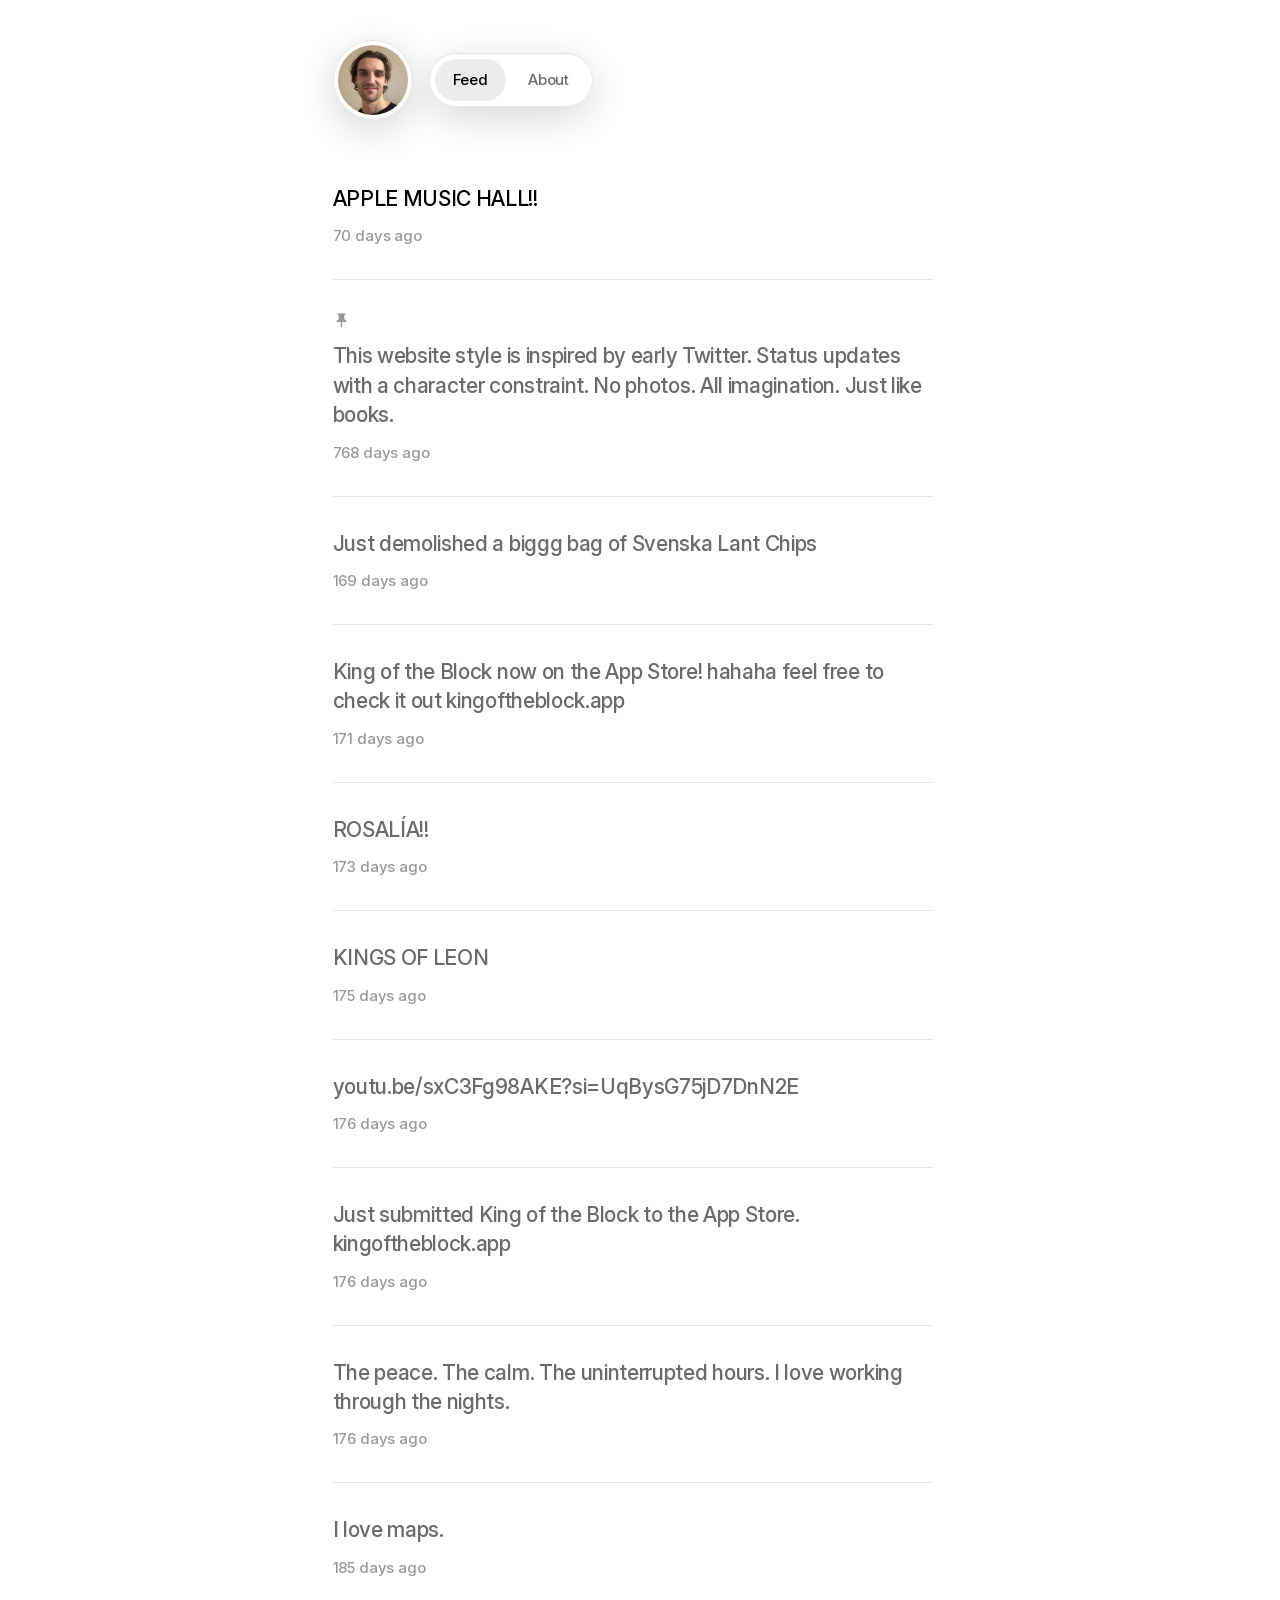
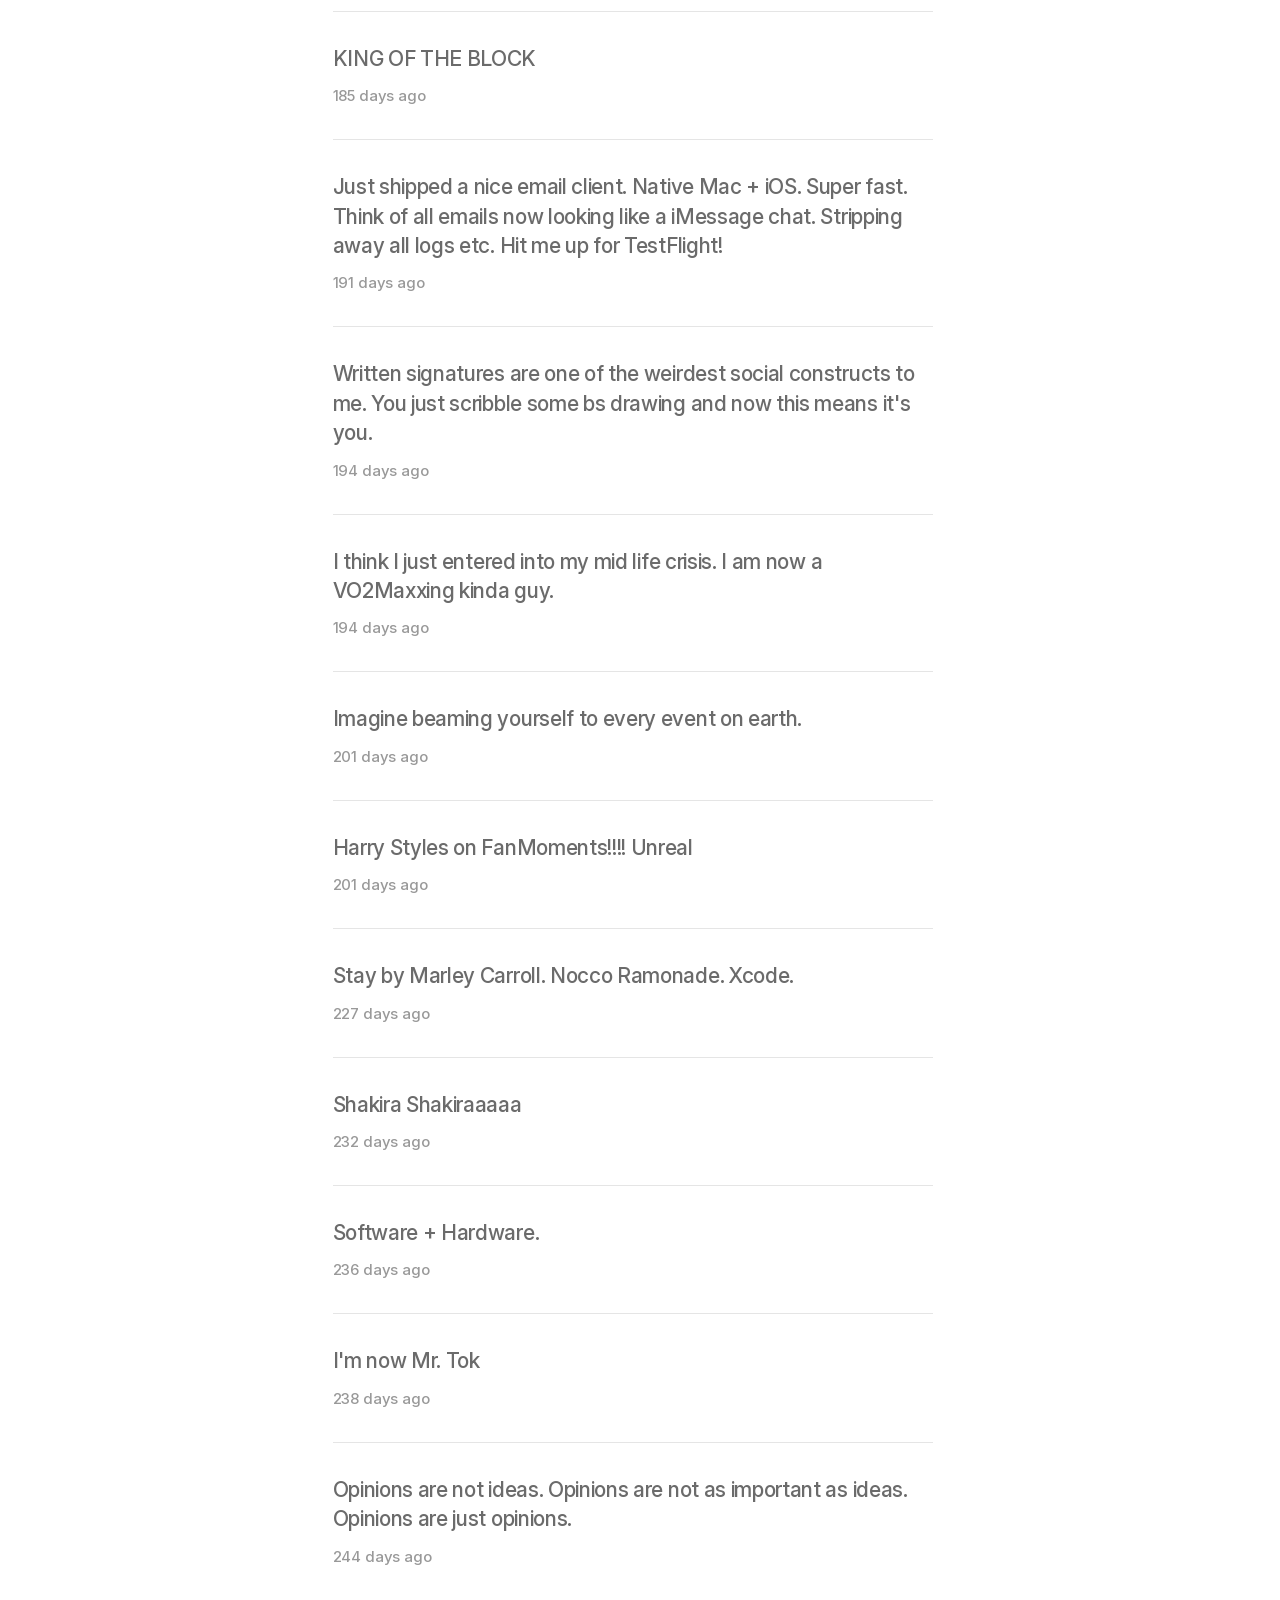
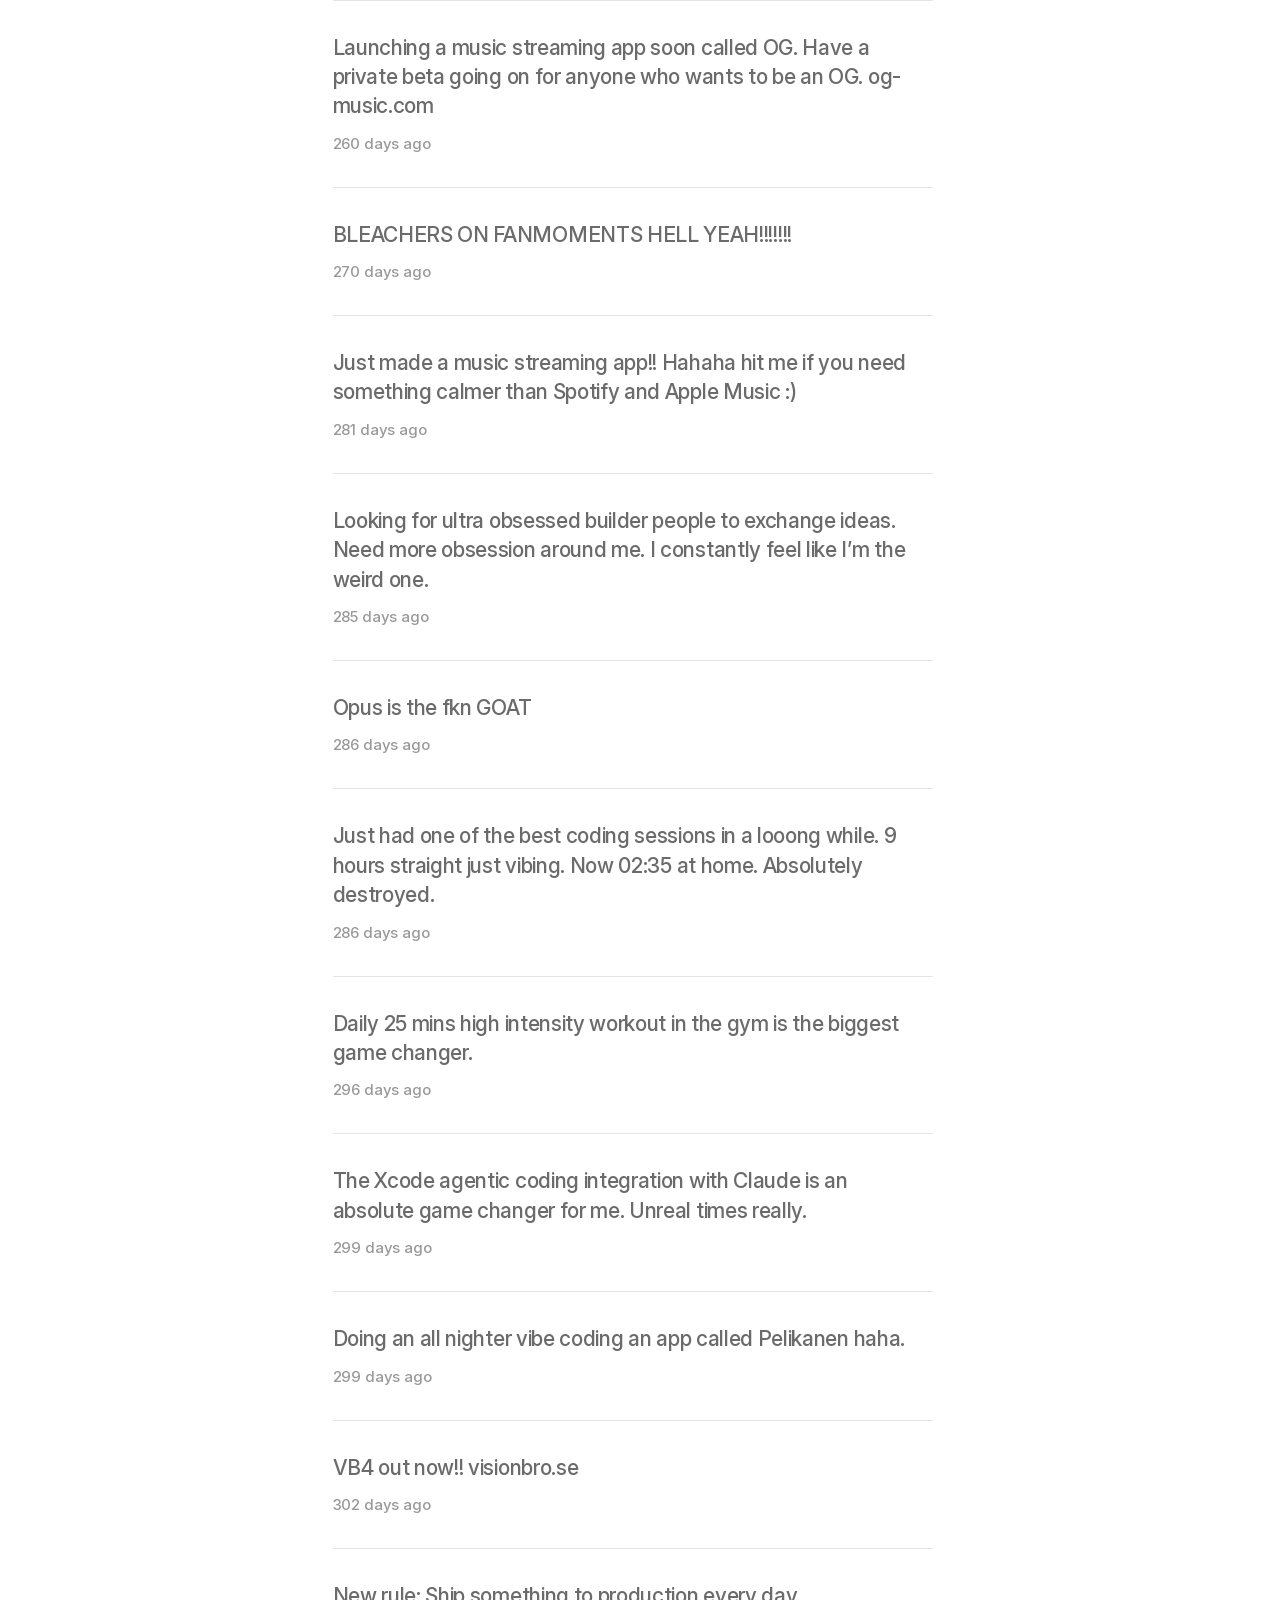
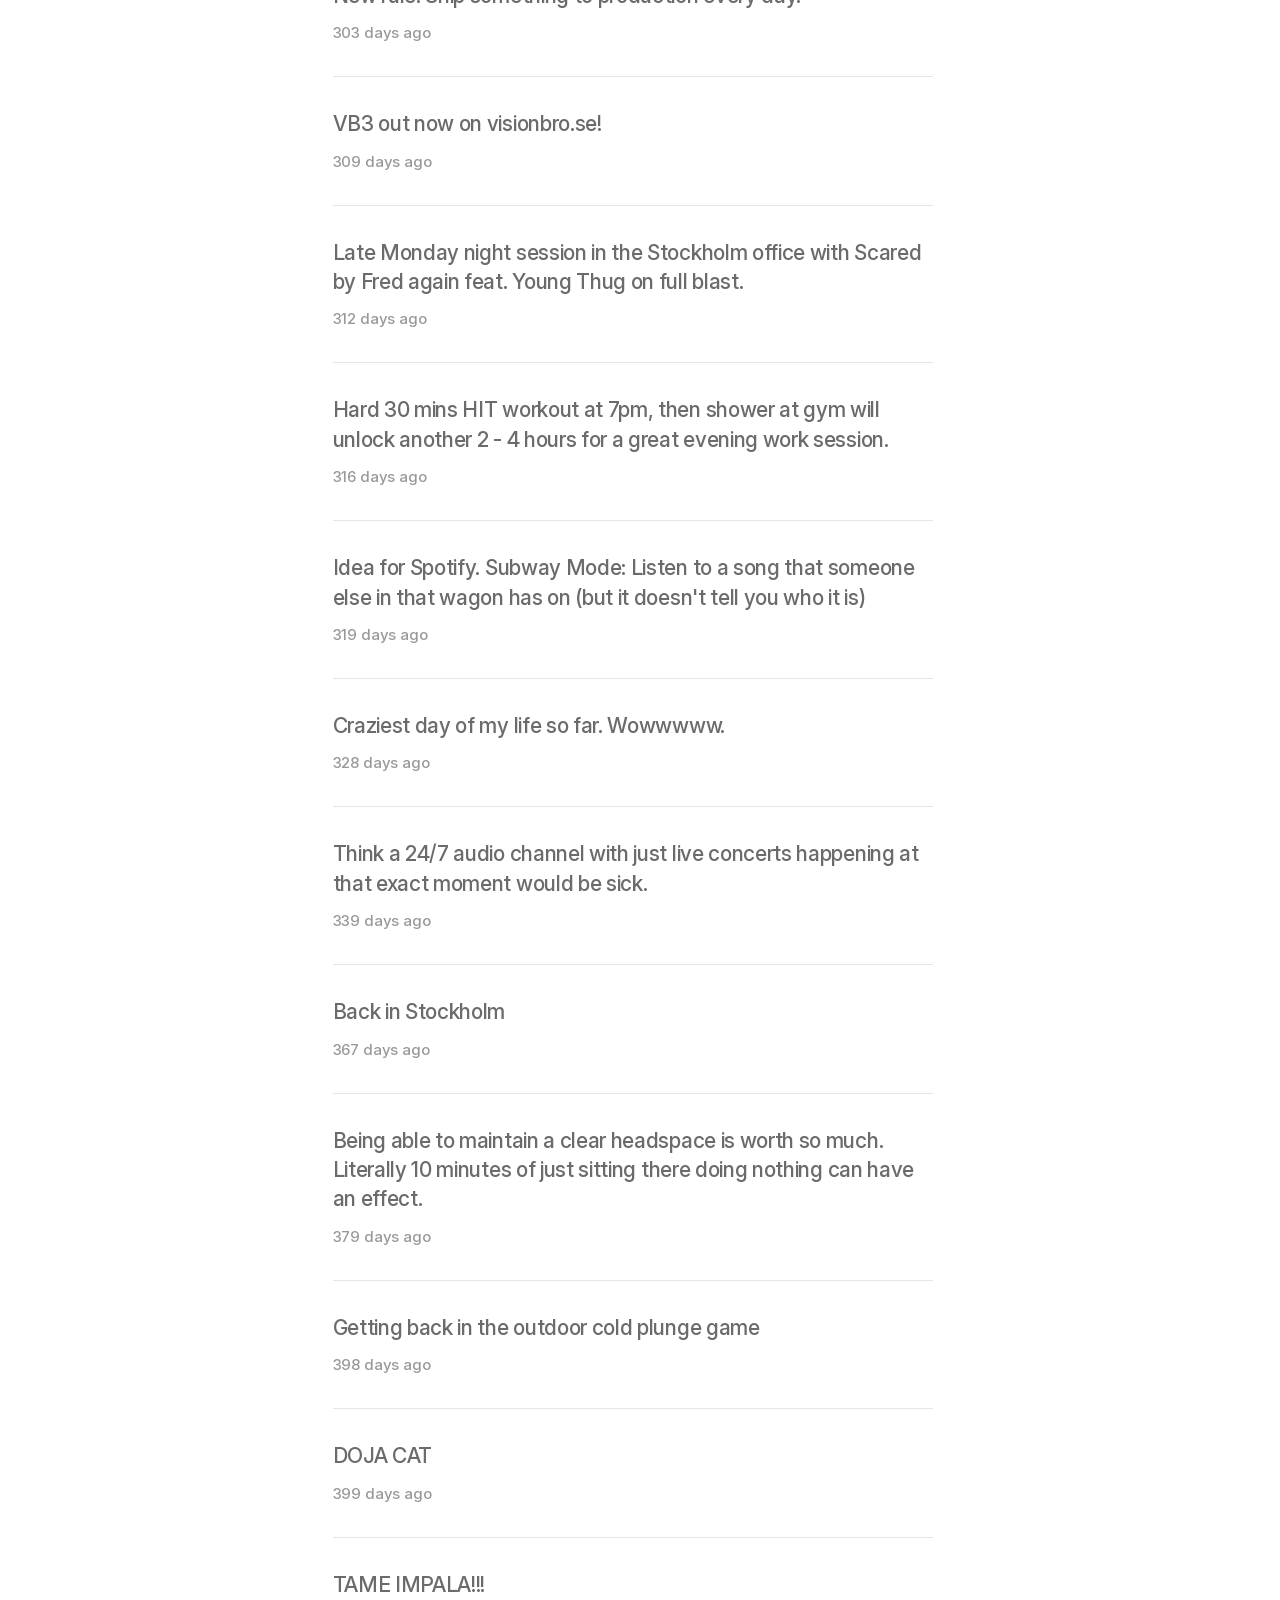
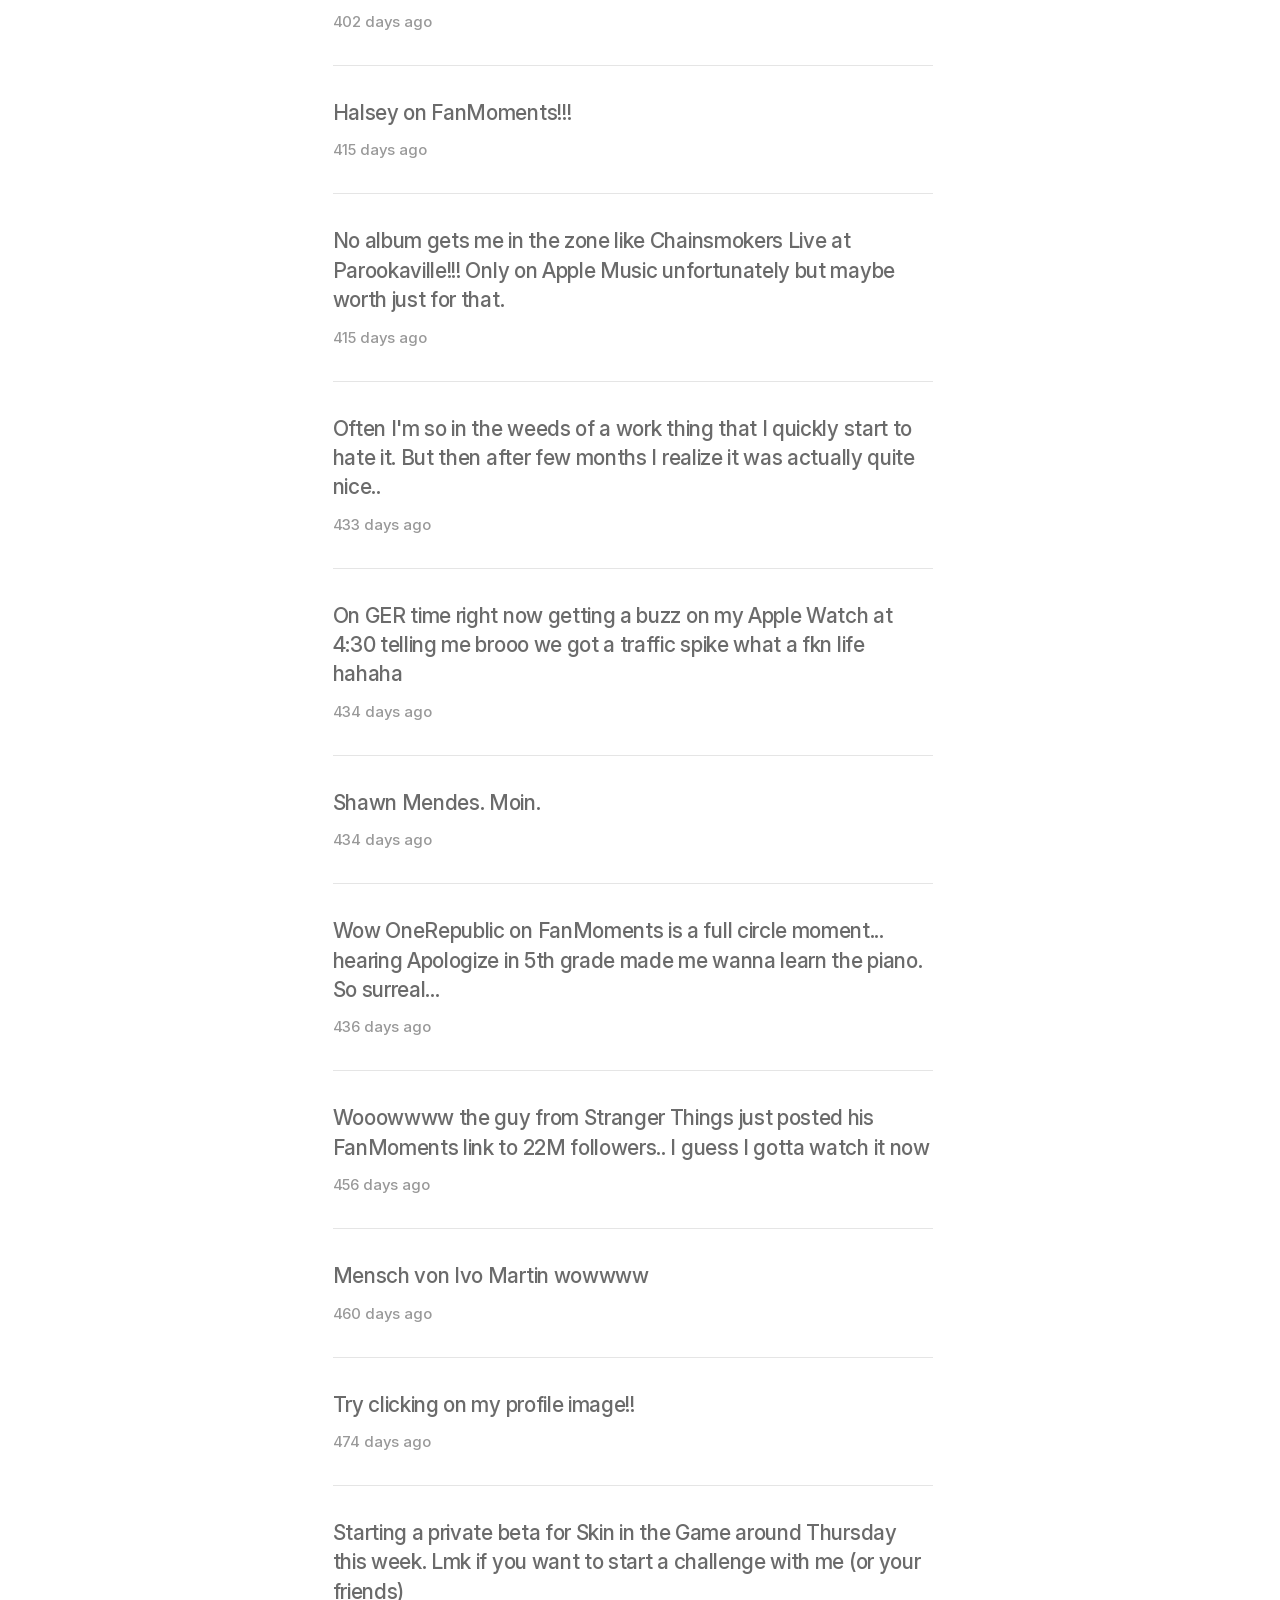
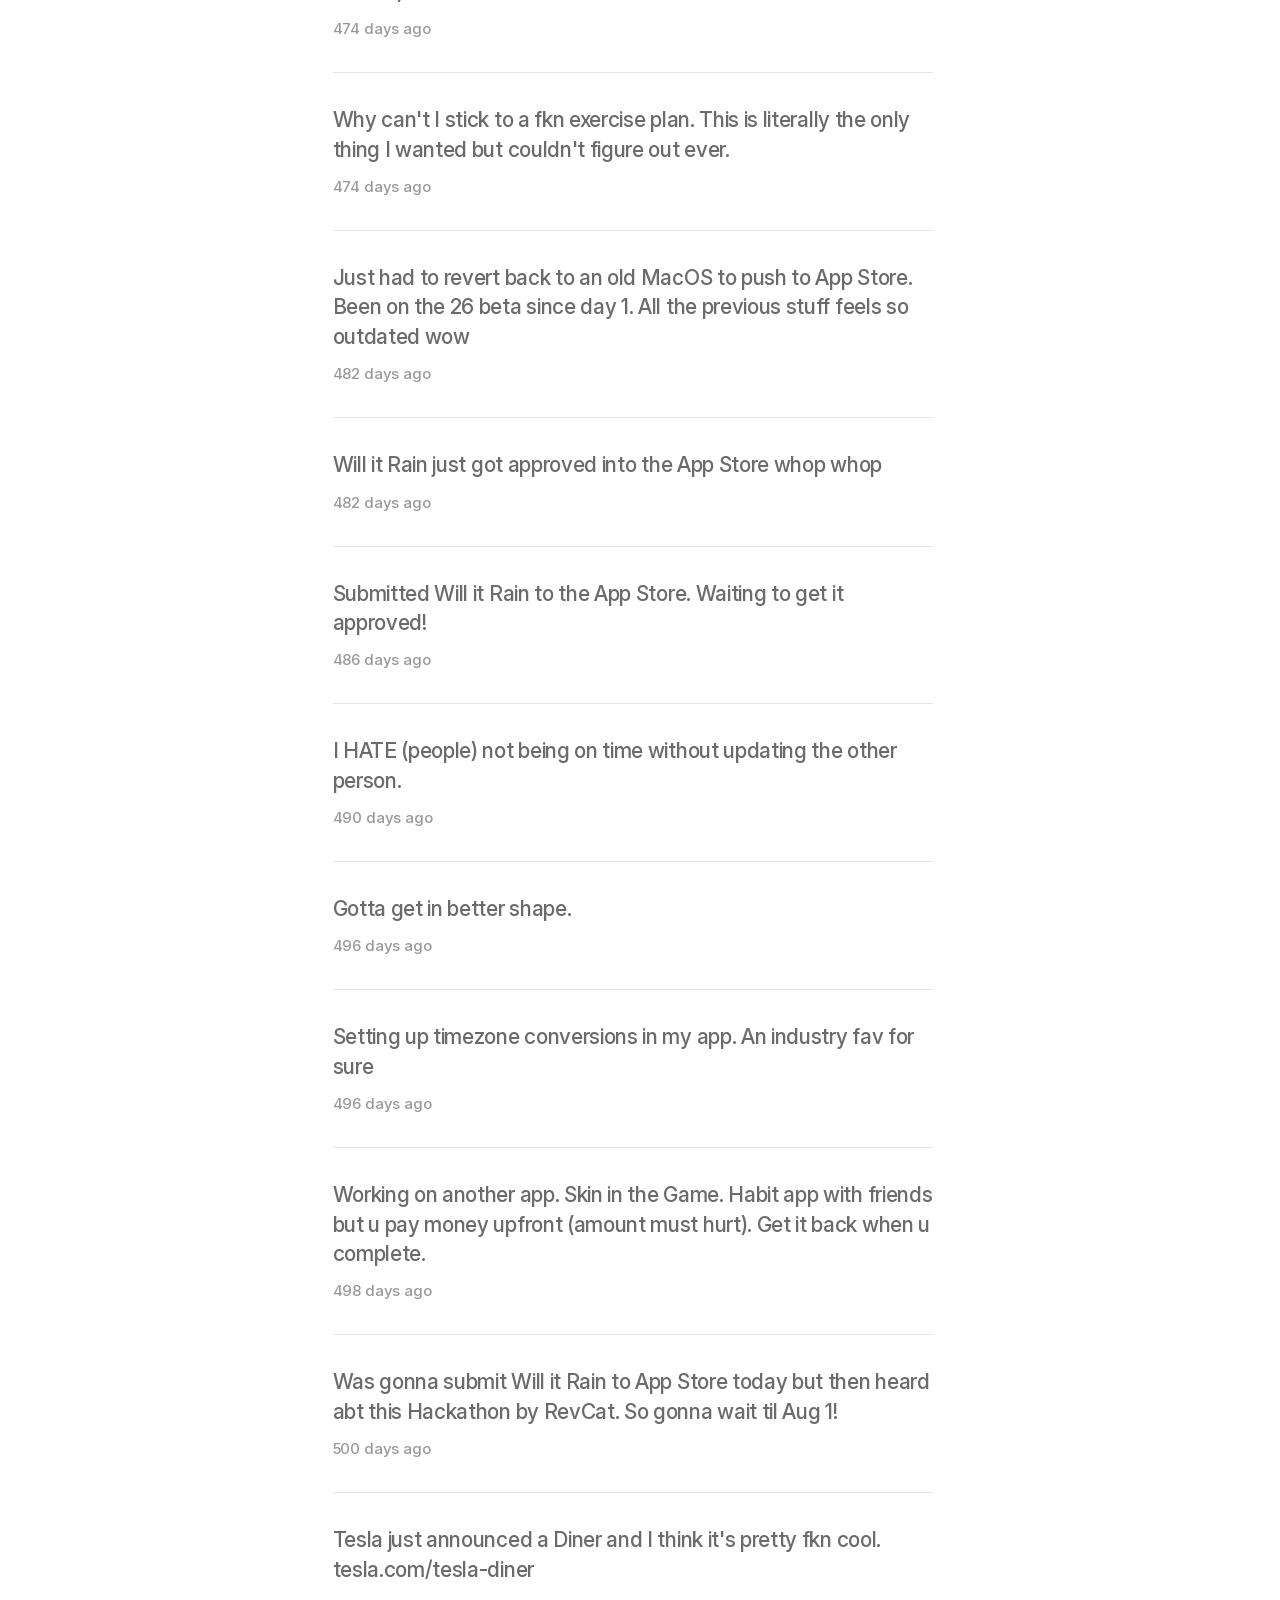
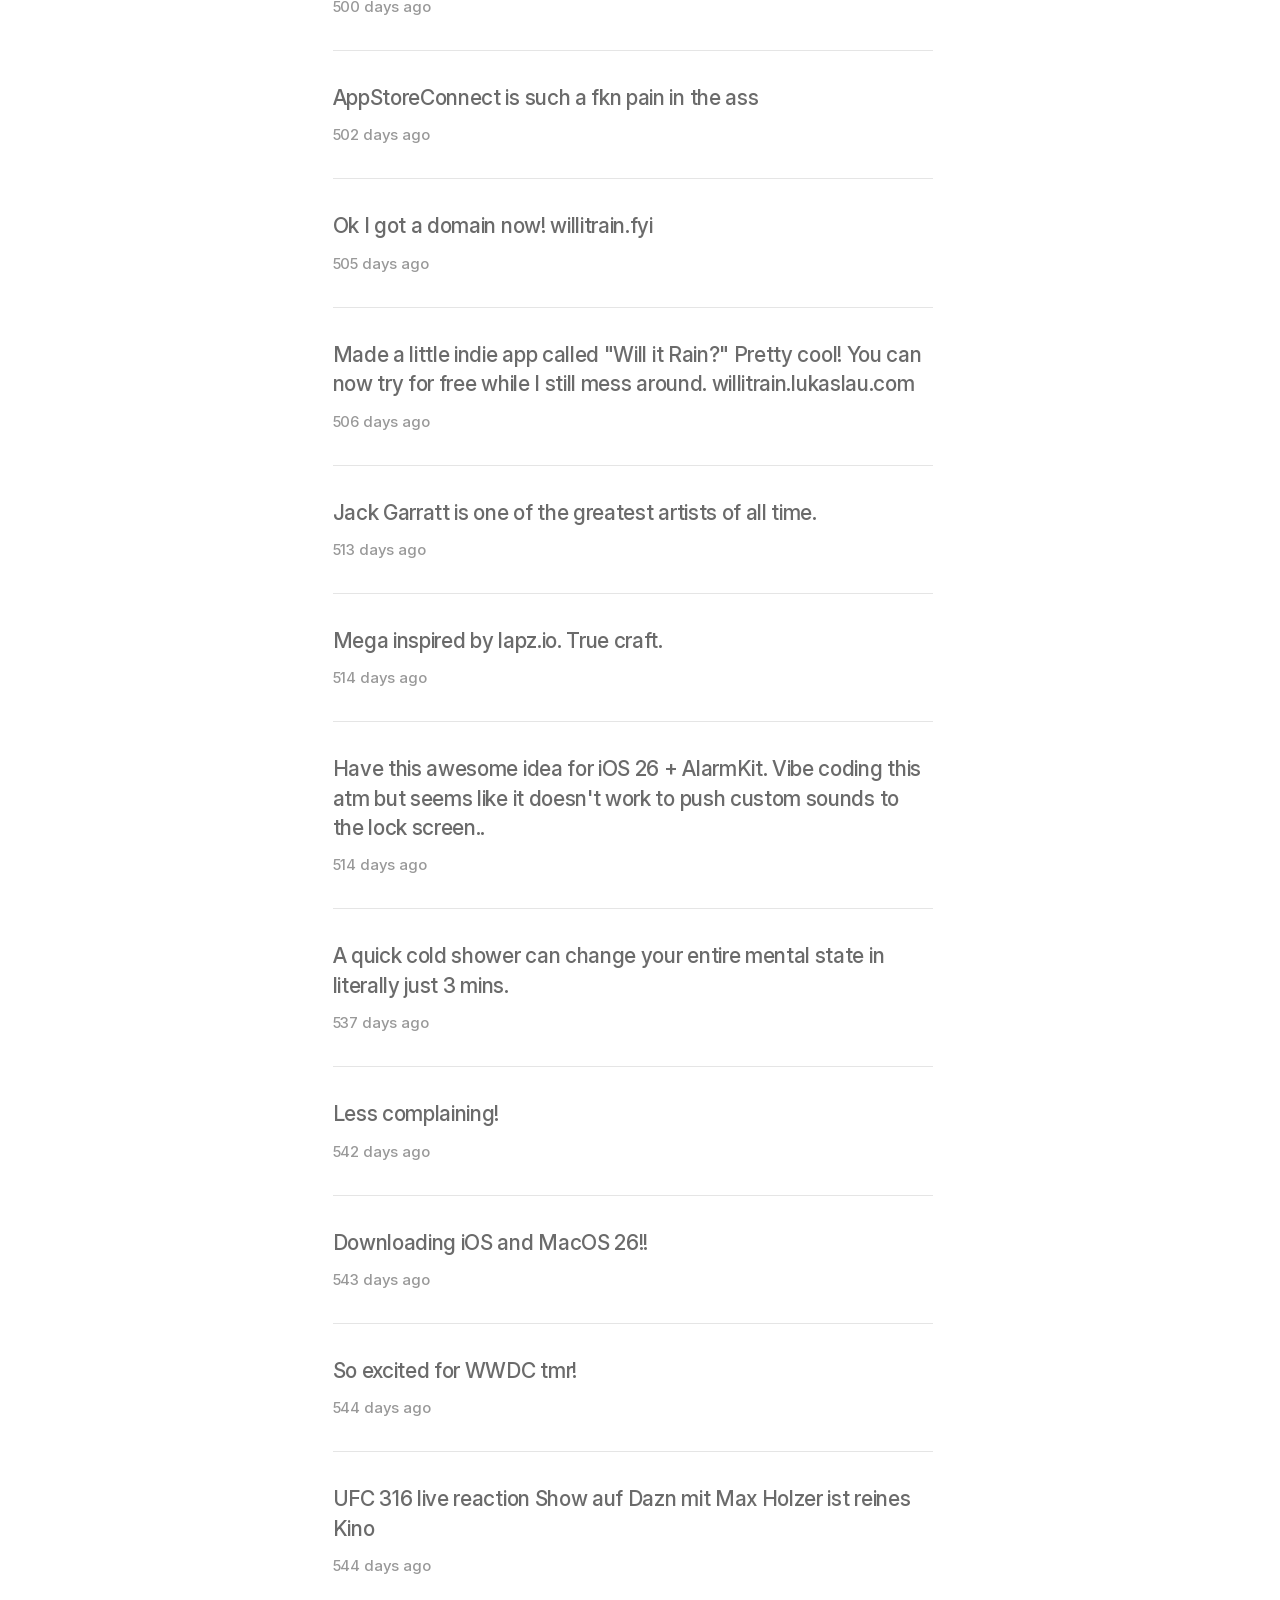
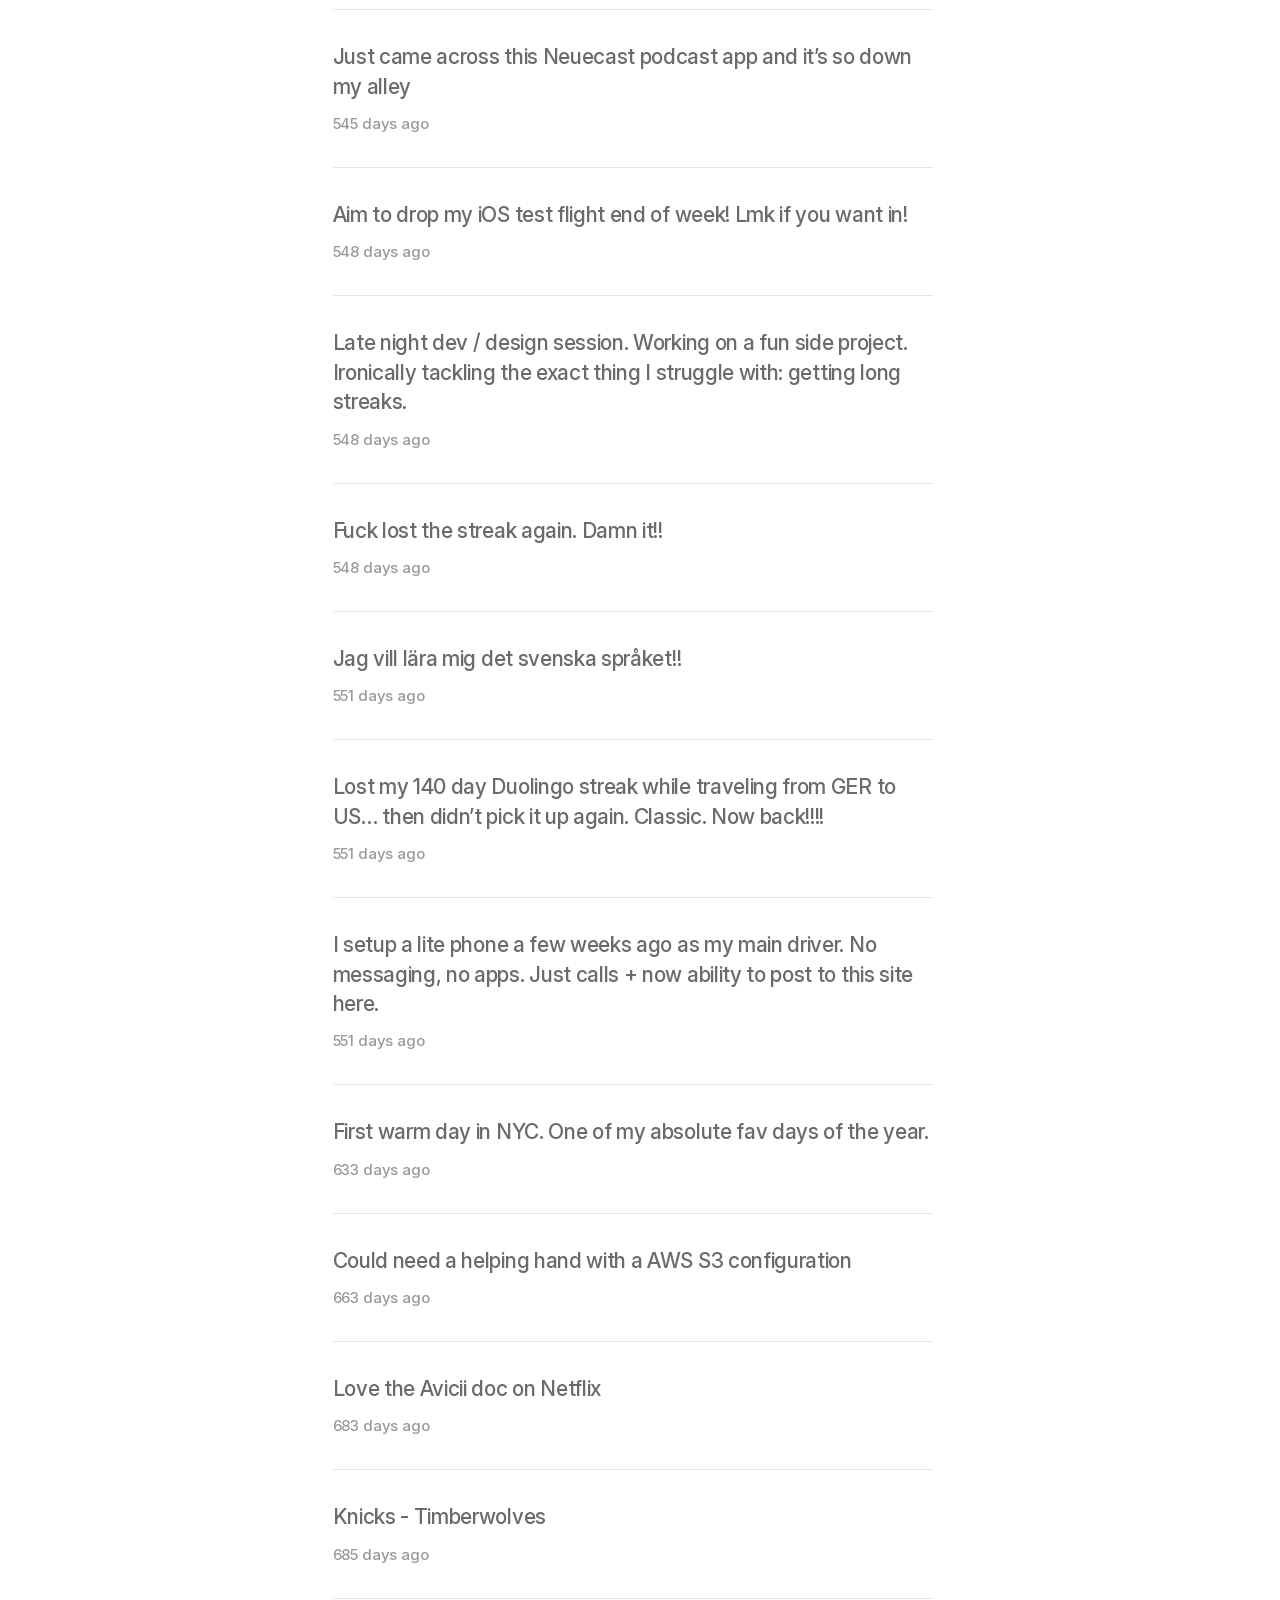
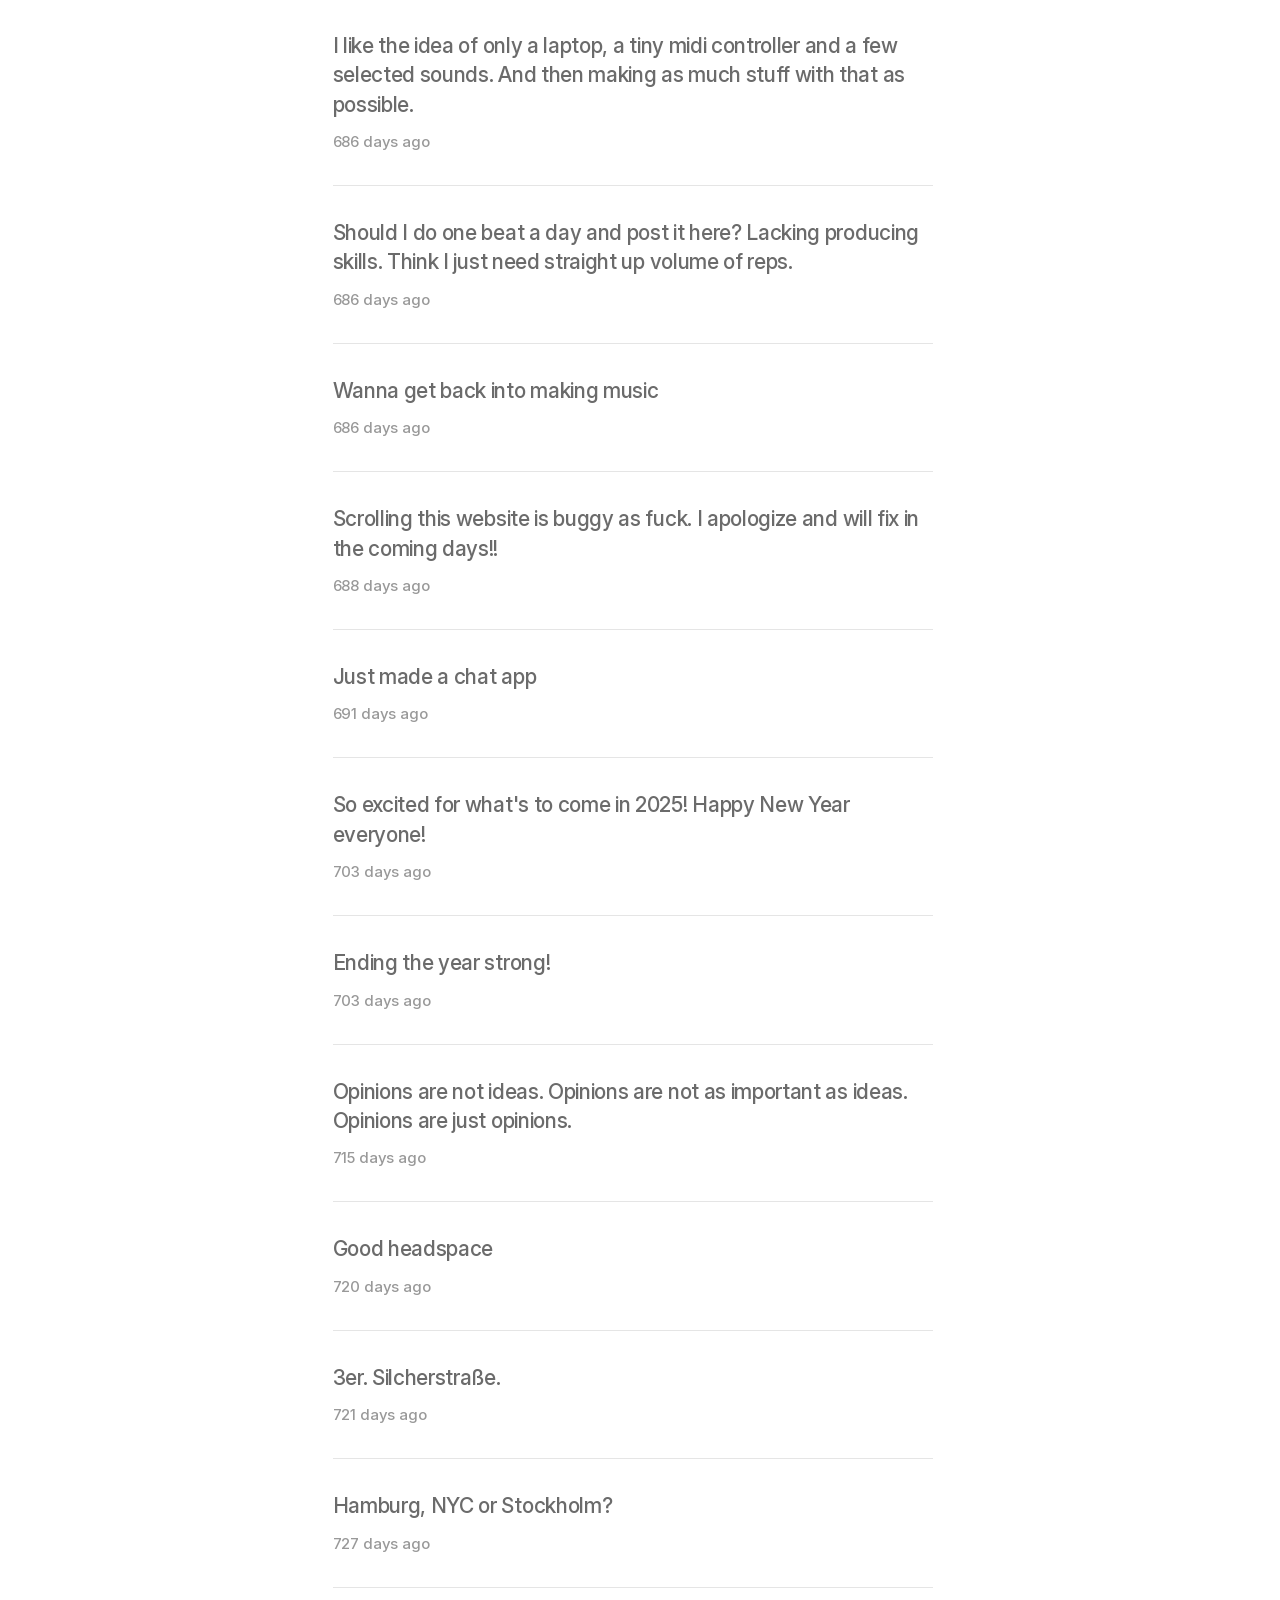
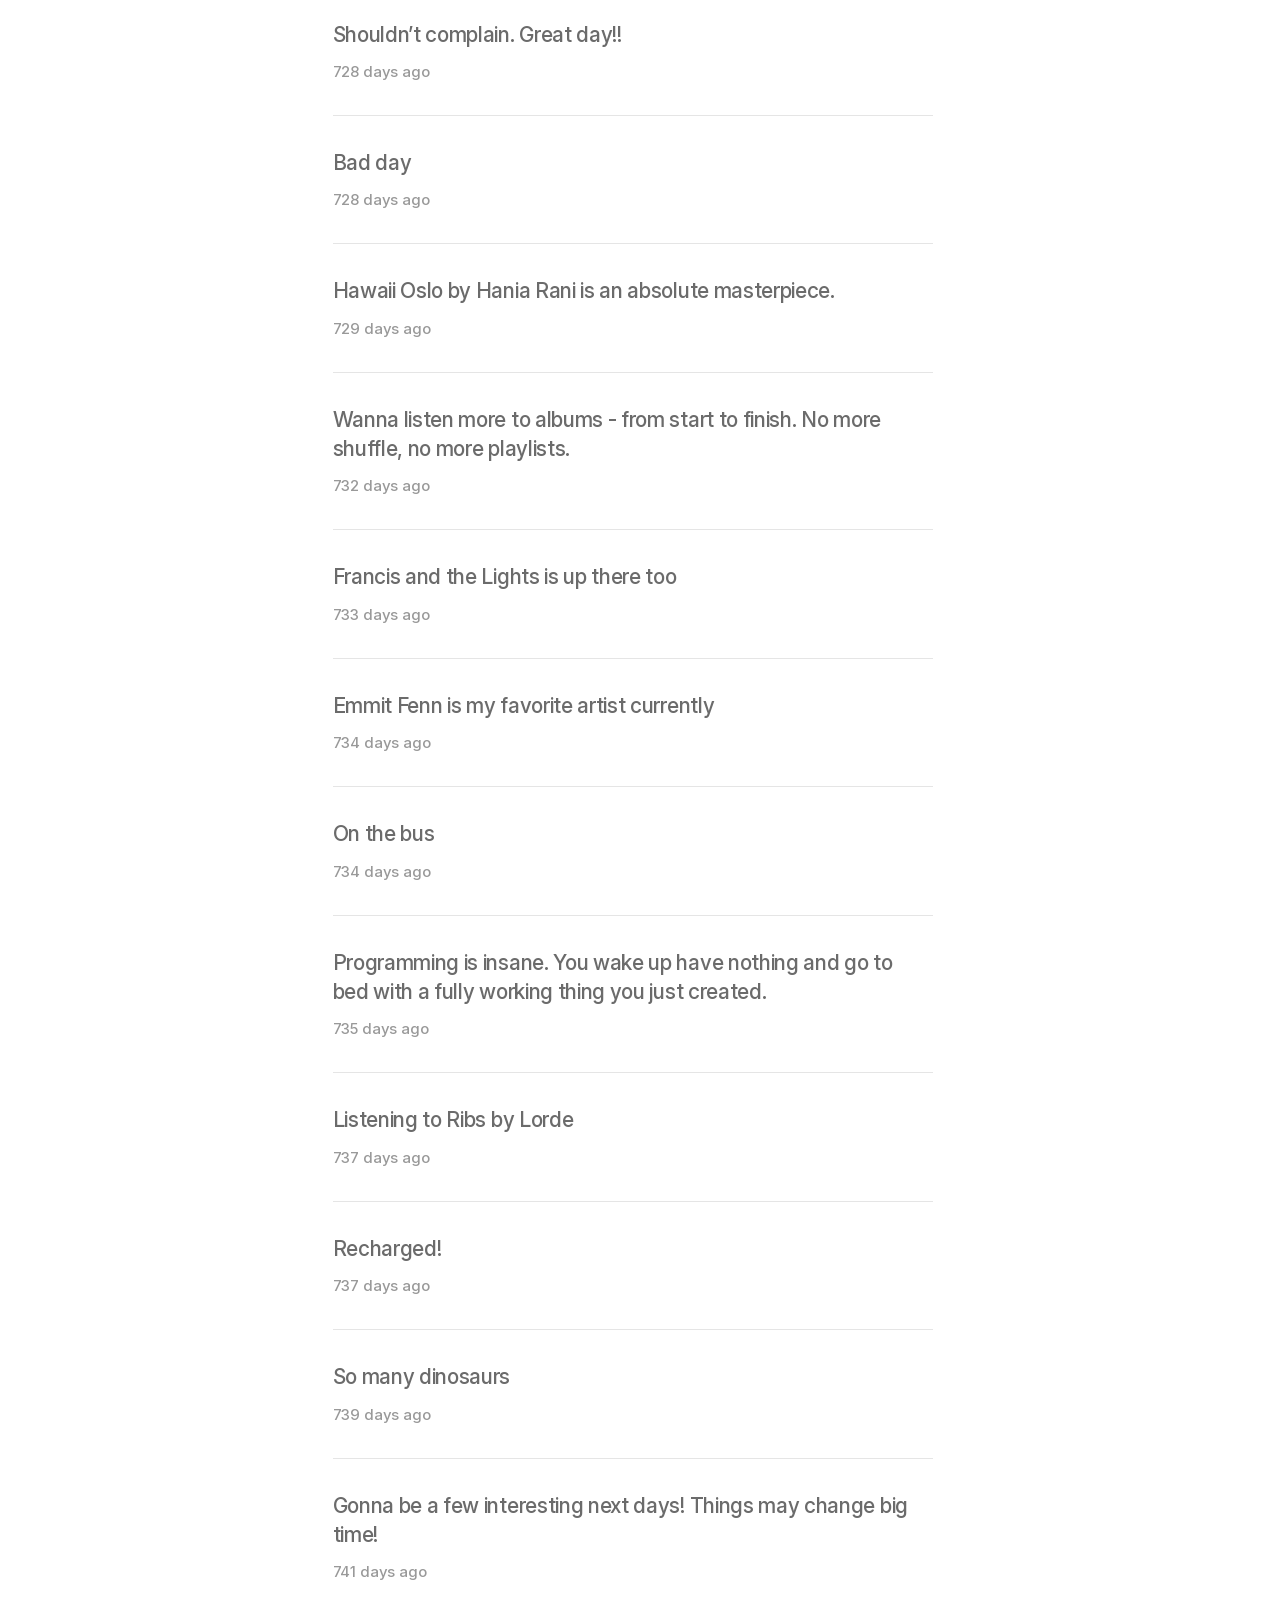
<file: index.html>
<!doctype html>
<html lang="en">
<head>
  <meta charset="utf-8">
  <meta name="viewport" content="width=device-width, initial-scale=1">
  <title>Lukas Lau</title>
  <meta name="description" content="Status updates from Lukas Lau. Inspired by early Twitter: short posts, no photos, all imagination.">
  <meta property="og:title" content="Lukas the dude">
  <meta property="og:description" content="dude.">
  <meta property="og:type" content="music.song">
  <meta property="og:audio" content="https://lukaslau.com/assets/click.mp3">
  <meta property="og:image" content="https://lukaslau.com/assets/og.png">
  <meta property="og:url" content="https://lukaslau.com/">
  <meta name="twitter:card" content="summary_large_image">
  <link rel="icon" type="image/png" href="assets/favicon.png">
  <link rel="preload" href="assets/fonts/inter-latin.woff2" as="font" type="font/woff2" crossorigin>
  <link rel="stylesheet" href="assets/style.css">
  <link rel="prefetch" href="about/">
</head>
<body>
  <header class="site-header">
    <button class="avatar" type="button" data-sound="assets/click.mp3" aria-label="Lukas Lau">
      <img src="assets/avatar.jpg" alt="Lukas Lau" width="100" height="100">
    </button>
    <nav class="site-nav">
      <a href="./" aria-current="page"><span class="nav-pill"></span>Feed</a>
      <a href="about/">About</a>
    </nav>
  </header>

  <main class="feed">
    <article class="post post--latest">
      <p>APPLE MUSIC HALL!!</p>
      <time datetime="2026-09-25T15:50:22Z">Sep 25, 2026</time>
    </article>
    <article class="post post--pinned">
      <div class="pin-label"><svg viewBox="0 0 24 24" aria-label="Pinned" role="img"><path d="M16 9V4h1c.55 0 1-.45 1-1s-.45-1-1-1H7c-.55 0-1 .45-1 1s.45 1 1 1h1v5c0 1.66-1.34 3-3 3v2h5.97v7l1 1 1-1v-7H19v-2c-1.66 0-3-1.34-3-3z"/></svg></div>
      <p>This website style is inspired by early Twitter. Status updates with a character constraint. No photos. All imagination. Just like books.</p>
      <time datetime="2024-10-27T15:19:51Z">Oct 27, 2024</time>
    </article>
    <article class="post">
      <p>Just demolished a biggg bag of Svenska Lant Chips</p>
      <time datetime="2026-06-18T23:13:40Z">Jun 18, 2026</time>
    </article>
    <article class="post">
      <p>King of the Block now on the App Store! hahaha feel free to check it out <a href="https://kingoftheblock.app" target="_blank" rel="noopener">kingoftheblock.app</a></p>
      <time datetime="2026-06-16T10:50:20Z">Jun 16, 2026</time>
    </article>
    <article class="post">
      <p>ROSALÍA!!</p>
      <time datetime="2026-06-14T19:06:44Z">Jun 14, 2026</time>
    </article>
    <article class="post">
      <p>KINGS OF LEON</p>
      <time datetime="2026-06-12T21:25:05Z">Jun 12, 2026</time>
    </article>
    <article class="post">
      <p><a href="https://youtu.be/sxC3Fg98AKE?si=UqBysG75jD7DnN2E" target="_blank" rel="noopener">youtu.be/sxC3Fg98AKE?si=UqBysG75jD7DnN2E</a></p>
      <time datetime="2026-06-11T00:12:49Z">Jun 11, 2026</time>
    </article>
    <article class="post">
      <p>Just submitted King of the Block to the App Store. <a href="https://kingoftheblock.app" target="_blank" rel="noopener">kingoftheblock.app</a></p>
      <time datetime="2026-06-11T00:12:05Z">Jun 11, 2026</time>
    </article>
    <article class="post">
      <p>The peace. The calm. The uninterrupted hours. I love working through the nights.</p>
      <time datetime="2026-06-11T00:11:15Z">Jun 11, 2026</time>
    </article>
    <article class="post">
      <p>I love maps.</p>
      <time datetime="2026-06-02T21:30:10Z">Jun 2, 2026</time>
    </article>
    <article class="post">
      <p>KING OF THE BLOCK</p>
      <time datetime="2026-06-02T21:29:27Z">Jun 2, 2026</time>
    </article>
    <article class="post">
      <p>Just shipped a nice email client. Native Mac + iOS. Super fast. Think of all emails now looking like a iMessage chat. Stripping away all logs etc. Hit me up for TestFlight!</p>
      <time datetime="2026-05-27T08:30:23Z">May 27, 2026</time>
    </article>
    <article class="post">
      <p>Written signatures are one of the weirdest social constructs to me. You just scribble some bs drawing and now this means it's you.</p>
      <time datetime="2026-05-24T21:23:17Z">May 24, 2026</time>
    </article>
    <article class="post">
      <p>I think I just entered into my mid life crisis. I am now a VO2Maxxing kinda guy.</p>
      <time datetime="2026-05-24T14:00:34Z">May 24, 2026</time>
    </article>
    <article class="post">
      <p>Imagine beaming yourself to every event on earth.</p>
      <time datetime="2026-05-17T00:05:24Z">May 17, 2026</time>
    </article>
    <article class="post">
      <p>Harry Styles on FanMoments!!!! Unreal</p>
      <time datetime="2026-05-17T00:03:35Z">May 17, 2026</time>
    </article>
    <article class="post">
      <p>Stay by Marley Carroll. Nocco Ramonade. Xcode.</p>
      <time datetime="2026-04-21T18:19:17Z">Apr 21, 2026</time>
    </article>
    <article class="post">
      <p>Shakira Shakiraaaaa</p>
      <time datetime="2026-04-16T16:34:26Z">Apr 16, 2026</time>
    </article>
    <article class="post">
      <p>Software + Hardware.</p>
      <time datetime="2026-04-12T16:35:32Z">Apr 12, 2026</time>
    </article>
    <article class="post">
      <p>I'm now Mr. Tok</p>
      <time datetime="2026-04-10T17:32:28Z">Apr 10, 2026</time>
    </article>
    <article class="post">
      <p>Opinions are not ideas. Opinions are not as important as ideas. Opinions are just opinions.</p>
      <time datetime="2026-04-04T12:39:02Z">Apr 4, 2026</time>
    </article>
    <article class="post">
      <p>Launching a music streaming app soon called OG. Have a private beta going on for anyone who wants to be an OG. <a href="https://og-music.com" target="_blank" rel="noopener">og-music.com</a></p>
      <time datetime="2026-03-19T18:06:51Z">Mar 19, 2026</time>
    </article>
    <article class="post">
      <p>BLEACHERS ON FANMOMENTS HELL YEAH!!!!!!!</p>
      <time datetime="2026-03-09T18:15:57Z">Mar 9, 2026</time>
    </article>
    <article class="post">
      <p>Just made a music streaming app!! Hahaha hit me if you need something calmer than Spotify and Apple Music :)</p>
      <time datetime="2026-02-26T21:21:17Z">Feb 26, 2026</time>
    </article>
    <article class="post">
      <p>Looking for ultra obsessed builder people to exchange ideas. Need more obsession around me. I constantly feel like I’m the weird one.</p>
      <time datetime="2026-02-22T22:58:11Z">Feb 22, 2026</time>
    </article>
    <article class="post">
      <p>Opus is the fkn GOAT</p>
      <time datetime="2026-02-21T20:09:46Z">Feb 21, 2026</time>
    </article>
    <article class="post">
      <p>Just had one of the best coding sessions in a looong while. 9 hours straight just vibing. Now 02:35 at home. Absolutely destroyed.</p>
      <time datetime="2026-02-21T01:36:32Z">Feb 21, 2026</time>
    </article>
    <article class="post">
      <p>Daily 25 mins high intensity workout in the gym is the biggest game changer.</p>
      <time datetime="2026-02-11T15:09:58Z">Feb 11, 2026</time>
    </article>
    <article class="post">
      <p>The Xcode agentic coding integration with Claude is an absolute game changer for me. Unreal times really.</p>
      <time datetime="2026-02-08T02:54:41Z">Feb 8, 2026</time>
    </article>
    <article class="post">
      <p>Doing an all nighter vibe coding an app called Pelikanen haha.</p>
      <time datetime="2026-02-08T01:44:56Z">Feb 8, 2026</time>
    </article>
    <article class="post">
      <p>VB4 out now!! <a href="https://visionbro.se" target="_blank" rel="noopener">visionbro.se</a></p>
      <time datetime="2026-02-05T01:18:59Z">Feb 5, 2026</time>
    </article>
    <article class="post">
      <p>New rule: Ship something to production every day.</p>
      <time datetime="2026-02-04T11:52:54Z">Feb 4, 2026</time>
    </article>
    <article class="post">
      <p>VB3 out now on <a href="https://visionbro.se" target="_blank" rel="noopener">visionbro.se</a>!</p>
      <time datetime="2026-01-29T01:25:53Z">Jan 29, 2026</time>
    </article>
    <article class="post">
      <p>Late Monday night session in the Stockholm office with Scared by Fred again feat. Young Thug on full blast.</p>
      <time datetime="2026-01-26T21:02:26Z">Jan 26, 2026</time>
    </article>
    <article class="post">
      <p>Hard 30 mins HIT workout at 7pm, then shower at gym will unlock another 2 - 4 hours for a great evening work session.</p>
      <time datetime="2026-01-22T18:56:57Z">Jan 22, 2026</time>
    </article>
    <article class="post">
      <p>Idea for Spotify. Subway Mode: Listen to a song that someone else in that wagon has on (but it doesn't tell you who it is)</p>
      <time datetime="2026-01-19T19:09:00Z">Jan 19, 2026</time>
    </article>
    <article class="post">
      <p>Craziest day of my life so far. Wowwwww.</p>
      <time datetime="2026-01-10T05:23:30Z">Jan 10, 2026</time>
    </article>
    <article class="post">
      <p>Think a 24/7 audio channel with just live concerts happening at that exact moment would be sick.</p>
      <time datetime="2025-12-30T20:59:50Z">Dec 30, 2025</time>
    </article>
    <article class="post">
      <p>Back in Stockholm</p>
      <time datetime="2025-12-02T18:23:18Z">Dec 2, 2025</time>
    </article>
    <article class="post">
      <p>Being able to maintain a clear headspace is worth so much. Literally 10 minutes of just sitting there doing nothing can have an effect.</p>
      <time datetime="2025-11-20T01:00:20Z">Nov 20, 2025</time>
    </article>
    <article class="post">
      <p>Getting back in the outdoor cold plunge game</p>
      <time datetime="2025-11-01T09:49:14Z">Nov 1, 2025</time>
    </article>
    <article class="post">
      <p>DOJA CAT</p>
      <time datetime="2025-10-31T12:47:44Z">Oct 31, 2025</time>
    </article>
    <article class="post">
      <p>TAME IMPALA!!!</p>
      <time datetime="2025-10-28T16:51:00Z">Oct 28, 2025</time>
    </article>
    <article class="post">
      <p>Halsey on FanMoments!!!</p>
      <time datetime="2025-10-15T18:49:28Z">Oct 15, 2025</time>
    </article>
    <article class="post">
      <p>No album gets me in the zone like Chainsmokers Live at Parookaville!!! Only on Apple Music unfortunately but maybe worth just for that.</p>
      <time datetime="2025-10-15T18:48:32Z">Oct 15, 2025</time>
    </article>
    <article class="post">
      <p>Often I'm so in the weeds of a work thing that I quickly start to hate it. But then after few months I realize it was actually quite nice..</p>
      <time datetime="2025-09-27T20:04:56Z">Sep 27, 2025</time>
    </article>
    <article class="post">
      <p>On GER time right now getting a buzz on my Apple Watch at 4:30 telling me brooo we got a traffic spike what a fkn life hahaha</p>
      <time datetime="2025-09-26T04:25:00Z">Sep 26, 2025</time>
    </article>
    <article class="post">
      <p>Shawn Mendes. Moin.</p>
      <time datetime="2025-09-26T04:18:30Z">Sep 26, 2025</time>
    </article>
    <article class="post">
      <p>Wow OneRepublic on FanMoments is a full circle moment... hearing Apologize in 5th grade made me wanna learn the piano. So surreal...</p>
      <time datetime="2025-09-24T16:25:19Z">Sep 24, 2025</time>
    </article>
    <article class="post">
      <p>Wooowwww the guy from Stranger Things just posted his FanMoments link to 22M followers.. I guess I gotta watch it now</p>
      <time datetime="2025-09-04T19:18:53Z">Sep 4, 2025</time>
    </article>
    <article class="post">
      <p>Mensch von Ivo Martin wowwww</p>
      <time datetime="2025-08-31T19:43:47Z">Aug 31, 2025</time>
    </article>
    <article class="post">
      <p>Try clicking on my profile image!!</p>
      <time datetime="2025-08-17T09:15:21Z">Aug 17, 2025</time>
    </article>
    <article class="post">
      <p>Starting a private beta for Skin in the Game around Thursday this week. Lmk if you want to start a challenge with me (or your friends)</p>
      <time datetime="2025-08-17T09:13:48Z">Aug 17, 2025</time>
    </article>
    <article class="post">
      <p>Why can't I stick to a fkn exercise plan. This is literally the only thing I wanted but couldn't figure out ever.</p>
      <time datetime="2025-08-17T09:12:57Z">Aug 17, 2025</time>
    </article>
    <article class="post">
      <p>Just had to revert back to an old MacOS to push to App Store. Been on the 26 beta since day 1. All the previous stuff feels so outdated wow</p>
      <time datetime="2025-08-09T17:42:15Z">Aug 9, 2025</time>
    </article>
    <article class="post">
      <p>Will it Rain just got approved into the App Store whop whop</p>
      <time datetime="2025-08-09T17:37:16Z">Aug 9, 2025</time>
    </article>
    <article class="post">
      <p>Submitted Will it Rain to the App Store. Waiting to get it approved!</p>
      <time datetime="2025-08-05T09:40:51Z">Aug 5, 2025</time>
    </article>
    <article class="post">
      <p>I HATE (people) not being on time without updating the other person.</p>
      <time datetime="2025-08-01T09:38:35Z">Aug 1, 2025</time>
    </article>
    <article class="post">
      <p>Gotta get in better shape.</p>
      <time datetime="2025-07-26T19:17:09Z">Jul 26, 2025</time>
    </article>
    <article class="post">
      <p>Setting up timezone conversions in my app. An industry fav for sure</p>
      <time datetime="2025-07-26T13:24:54Z">Jul 26, 2025</time>
    </article>
    <article class="post">
      <p>Working on another app. Skin in the Game. Habit app with friends but u pay money upfront (amount must hurt). Get it back when u complete.</p>
      <time datetime="2025-07-24T21:46:40Z">Jul 24, 2025</time>
    </article>
    <article class="post">
      <p>Was gonna submit Will it Rain to App Store today but then heard abt this Hackathon by RevCat. So gonna wait til Aug 1!</p>
      <time datetime="2025-07-22T19:24:12Z">Jul 22, 2025</time>
    </article>
    <article class="post">
      <p>Tesla just announced a Diner and I think it's pretty fkn cool. <a href="https://tesla.com/tesla-diner" target="_blank" rel="noopener">tesla.com/tesla-diner</a></p>
      <time datetime="2025-07-22T00:15:40Z">Jul 22, 2025</time>
    </article>
    <article class="post">
      <p>AppStoreConnect is such a fkn pain in the ass</p>
      <time datetime="2025-07-20T17:50:02Z">Jul 20, 2025</time>
    </article>
    <article class="post">
      <p>Ok I got a domain now! <a href="https://willitrain.fyi" target="_blank" rel="noopener">willitrain.fyi</a></p>
      <time datetime="2025-07-17T13:22:55Z">Jul 17, 2025</time>
    </article>
    <article class="post">
      <p>Made a little indie app called "Will it Rain?" Pretty cool! You can now try for free while I still mess around. willitrain.lukaslau.com</p>
      <time datetime="2025-07-16T19:19:27Z">Jul 16, 2025</time>
    </article>
    <article class="post">
      <p>Jack Garratt is one of the greatest artists of all time.</p>
      <time datetime="2025-07-09T12:16:24Z">Jul 9, 2025</time>
    </article>
    <article class="post">
      <p>Mega inspired by lapz.io. True craft.</p>
      <time datetime="2025-07-08T16:23:30Z">Jul 8, 2025</time>
    </article>
    <article class="post">
      <p>Have this awesome idea for iOS 26 + AlarmKit. Vibe coding this atm but seems like it doesn't work to push custom sounds to the lock screen..</p>
      <time datetime="2025-07-08T16:18:17Z">Jul 8, 2025</time>
    </article>
    <article class="post">
      <p>A quick cold shower can change your entire mental state in literally just 3 mins.</p>
      <time datetime="2025-06-15T12:39:09Z">Jun 15, 2025</time>
    </article>
    <article class="post">
      <p>Less complaining!</p>
      <time datetime="2025-06-10T00:59:45Z">Jun 10, 2025</time>
    </article>
    <article class="post">
      <p>Downloading iOS and MacOS 26!!</p>
      <time datetime="2025-06-09T19:57:08Z">Jun 9, 2025</time>
    </article>
    <article class="post">
      <p>So excited for WWDC tmr!</p>
      <time datetime="2025-06-08T21:59:39Z">Jun 8, 2025</time>
    </article>
    <article class="post">
      <p>UFC 316 live reaction Show auf Dazn mit Max Holzer ist reines Kino</p>
      <time datetime="2025-06-08T04:25:10Z">Jun 8, 2025</time>
    </article>
    <article class="post">
      <p>Just came across this Neuecast podcast app and it’s so down my alley</p>
      <time datetime="2025-06-07T01:12:41Z">Jun 7, 2025</time>
    </article>
    <article class="post">
      <p>Aim to drop my iOS test flight end of week! Lmk if you want in!</p>
      <time datetime="2025-06-04T17:10:54Z">Jun 4, 2025</time>
    </article>
    <article class="post">
      <p>Late night dev / design session. Working on a fun side project. Ironically tackling the exact thing I struggle with: getting long streaks.</p>
      <time datetime="2025-06-04T01:34:24Z">Jun 4, 2025</time>
    </article>
    <article class="post">
      <p>Fuck lost the streak again. Damn it!!</p>
      <time datetime="2025-06-04T01:32:10Z">Jun 4, 2025</time>
    </article>
    <article class="post">
      <p>Jag vill lära mig det svenska språket!!</p>
      <time datetime="2025-06-01T22:27:01Z">Jun 1, 2025</time>
    </article>
    <article class="post">
      <p>Lost my 140 day Duolingo streak while traveling from GER to US… then didn’t pick it up again. Classic. Now back!!!!</p>
      <time datetime="2025-06-01T22:25:54Z">Jun 1, 2025</time>
    </article>
    <article class="post">
      <p>I setup a lite phone a few weeks ago as my main driver. No messaging, no apps. Just calls + now ability to post to this site here.</p>
      <time datetime="2025-06-01T22:17:49Z">Jun 1, 2025</time>
    </article>
    <article class="post">
      <p>First warm day in NYC. One of my absolute fav days of the year.</p>
      <time datetime="2025-03-11T04:40:19Z">Mar 11, 2025</time>
    </article>
    <article class="post">
      <p>Could need a helping hand with a AWS S3 configuration</p>
      <time datetime="2025-02-09T12:13:03Z">Feb 9, 2025</time>
    </article>
    <article class="post">
      <p>Love the Avicii doc on Netflix</p>
      <time datetime="2025-01-20T01:05:48Z">Jan 20, 2025</time>
    </article>
    <article class="post">
      <p>Knicks - Timberwolves</p>
      <time datetime="2025-01-18T00:57:56Z">Jan 18, 2025</time>
    </article>
    <article class="post">
      <p>I like the idea of only a laptop, a tiny midi controller and a few selected sounds. And then making as much stuff with that as possible.</p>
      <time datetime="2025-01-17T02:05:57Z">Jan 17, 2025</time>
    </article>
    <article class="post">
      <p>Should I do one beat a day and post it here? Lacking producing skills. Think I just need straight up volume of reps.</p>
      <time datetime="2025-01-17T01:48:56Z">Jan 17, 2025</time>
    </article>
    <article class="post">
      <p>Wanna get back into making music</p>
      <time datetime="2025-01-17T01:33:05Z">Jan 17, 2025</time>
    </article>
    <article class="post">
      <p>Scrolling this website is buggy as fuck. I apologize and will fix in the coming days!!</p>
      <time datetime="2025-01-15T01:42:29Z">Jan 15, 2025</time>
    </article>
    <article class="post">
      <p>Just made a chat app</p>
      <time datetime="2025-01-12T01:06:10Z">Jan 12, 2025</time>
    </article>
    <article class="post">
      <p>So excited for what's to come in 2025! Happy New Year everyone!</p>
      <time datetime="2024-12-31T23:48:21Z">Dec 31, 2024</time>
    </article>
    <article class="post">
      <p>Ending the year strong!</p>
      <time datetime="2024-12-31T06:53:45Z">Dec 31, 2024</time>
    </article>
    <article class="post">
      <p>Opinions are not ideas. Opinions are not as important as ideas. Opinions are just opinions.</p>
      <time datetime="2024-12-19T12:24:28Z">Dec 19, 2024</time>
    </article>
    <article class="post">
      <p>Good headspace</p>
      <time datetime="2024-12-14T19:13:28Z">Dec 14, 2024</time>
    </article>
    <article class="post">
      <p>3er. Silcherstraße.</p>
      <time datetime="2024-12-13T12:14:44Z">Dec 13, 2024</time>
    </article>
    <article class="post">
      <p>Hamburg,  NYC or Stockholm?</p>
      <time datetime="2024-12-07T10:27:19Z">Dec 7, 2024</time>
    </article>
    <article class="post">
      <p>Shouldn’t complain. Great day!!</p>
      <time datetime="2024-12-06T17:35:07Z">Dec 6, 2024</time>
    </article>
    <article class="post">
      <p>Bad day</p>
      <time datetime="2024-12-06T17:09:40Z">Dec 6, 2024</time>
    </article>
    <article class="post">
      <p>Hawaii Oslo by Hania Rani is an absolute masterpiece.</p>
      <time datetime="2024-12-05T20:13:56Z">Dec 5, 2024</time>
    </article>
    <article class="post">
      <p>Wanna listen more to albums - from start to finish. No more shuffle, no more playlists.</p>
      <time datetime="2024-12-02T18:36:43Z">Dec 2, 2024</time>
    </article>
    <article class="post">
      <p>Francis and the Lights is up there too</p>
      <time datetime="2024-12-01T11:07:23Z">Dec 1, 2024</time>
    </article>
    <article class="post">
      <p>Emmit Fenn is my favorite artist currently</p>
      <time datetime="2024-11-30T14:02:00Z">Nov 30, 2024</time>
    </article>
    <article class="post">
      <p>On the bus</p>
      <time datetime="2024-11-30T05:52:45Z">Nov 30, 2024</time>
    </article>
    <article class="post">
      <p>Programming is insane. You wake up have nothing and go to bed with a fully working thing you just created.</p>
      <time datetime="2024-11-29T20:34:30Z">Nov 29, 2024</time>
    </article>
    <article class="post">
      <p>Listening to Ribs by Lorde</p>
      <time datetime="2024-11-27T13:46:12Z">Nov 27, 2024</time>
    </article>
    <article class="post">
      <p>Recharged!</p>
      <time datetime="2024-11-27T10:46:37Z">Nov 27, 2024</time>
    </article>
    <article class="post">
      <p>So many dinosaurs</p>
      <time datetime="2024-11-25T18:12:21Z">Nov 25, 2024</time>
    </article>
    <article class="post">
      <p>Gonna be a few interesting next days! Things may change big time!</p>
      <time datetime="2024-11-23T05:39:50Z">Nov 23, 2024</time>
    </article>
    <article class="post">
      <p>haa shttt wanted to airdrop myself a video and accidentally airdropped to a random person</p>
      <time datetime="2024-11-22T14:55:48Z">Nov 22, 2024</time>
    </article>
    <article class="post">
      <p>Chainsmokers set live at Parokaville on Apple Music. Full blast work session. LFG!!!</p>
      <time datetime="2024-11-21T17:54:57Z">Nov 21, 2024</time>
    </article>
    <article class="post">
      <p>Perfect Days is one of my favorite movies of all time.</p>
      <time datetime="2024-11-21T11:50:53Z">Nov 21, 2024</time>
    </article>
    <article class="post">
      <p>Learning every day!!!</p>
      <time datetime="2024-11-20T21:56:08Z">Nov 20, 2024</time>
    </article>
    <article class="post">
      <p>Apple Podcasts should roll out a 4,99 type subscription and get me the episodes with all ads taken out using AI or sth.</p>
      <time datetime="2024-11-19T16:12:55Z">Nov 19, 2024</time>
    </article>
    <article class="post">
      <p>Got my rhythm back.</p>
      <time datetime="2024-11-19T05:48:43Z">Nov 19, 2024</time>
    </article>
    <article class="post">
      <p>Context switching is hard.</p>
      <time datetime="2024-11-17T16:26:51Z">Nov 17, 2024</time>
    </article>
    <article class="post">
      <p>Gotta build something every day. Easiest hack to keep the spirits up.</p>
      <time datetime="2024-11-13T21:16:14Z">Nov 13, 2024</time>
    </article>
    <article class="post">
      <p>New York Jets. Arguably most important game of the season. Allowing 3 TDs in the first 4 drives…</p>
      <time datetime="2024-11-10T22:57:58Z">Nov 10, 2024</time>
    </article>
    <article class="post">
      <p>Taking the bus across town with Kodaline Live at Irving Plaza. I love live music.</p>
      <time datetime="2024-11-09T17:57:31Z">Nov 9, 2024</time>
    </article>
    <article class="post">
      <p>It’s November, made a little rain probability app just for fun. Hasn’t been raining for 8 days straight…</p>
      <time datetime="2024-11-09T07:40:36Z">Nov 9, 2024</time>
    </article>
    <article class="post">
      <p>Great big 9h dev session today!! One block no distractions. Great progress.</p>
      <time datetime="2024-11-07T21:12:34Z">Nov 7, 2024</time>
    </article>
    <article class="post">
      <p>LANY live at the forum on full blast is AWESOME</p>
      <time datetime="2024-11-06T14:41:41Z">Nov 6, 2024</time>
    </article>
    <article class="post">
      <p>Making things from scratch is my favorite thing in the world</p>
      <time datetime="2024-11-04T19:53:54Z">Nov 4, 2024</time>
    </article>
    <article class="post">
      <p>Managed to get Apple Intelligence in Germany!</p>
      <time datetime="2024-11-03T15:30:29Z">Nov 3, 2024</time>
    </article>
    <article class="post">
      <p>Sunday. Sunshine. Amazing.</p>
      <time datetime="2024-11-03T10:37:58Z">Nov 3, 2024</time>
    </article>
    <article class="post">
      <p>The fact that you cannot say politically challenging things out loud these days is wild. Like TikTok, people want their things fed to them.</p>
      <time datetime="2024-11-01T19:49:18Z">Nov 1, 2024</time>
    </article>
    <article class="post">
      <p>At WeWork prototyping fancy stuff on VisionPro</p>
      <time datetime="2024-10-31T12:43:13Z">Oct 31, 2024</time>
    </article>
    <article class="post">
      <p>Watching Nets - Grizzlies</p>
      <time datetime="2024-10-31T00:44:58Z">Oct 31, 2024</time>
    </article>
    <article class="post">
      <p>Listening to old tech podcasts is great. Lots of high profile folks predicting the future and being so off. Gotta listen to your own voice.</p>
      <time datetime="2024-10-30T19:42:37Z">Oct 30, 2024</time>
    </article>
    <article class="post">
      <p>Hopping on a city bike!</p>
      <time datetime="2024-10-30T07:50:46Z">Oct 30, 2024</time>
    </article>
    <article class="post">
      <p>Back at WeWork. Found a nice office on the 4th floor!</p>
      <time datetime="2024-10-29T14:12:16Z">Oct 29, 2024</time>
    </article>
    <article class="post">
      <p>I love Europe. But it’s hella frustrating when you try to innovate and almost every new thing won’t roll out in EU for months and years.</p>
      <time datetime="2024-10-28T18:39:31Z">Oct 28, 2024</time>
    </article>
    <article class="post">
      <p>At WeWork</p>
      <time datetime="2024-10-28T10:27:09Z">Oct 28, 2024</time>
    </article>
    <article class="post">
      <p>The Jets are a more brutal team to watch than even HSV.</p>
      <time datetime="2024-10-27T21:49:21Z">Oct 27, 2024</time>
    </article>
    <article class="post">
      <p>Testing automatic url detection in posts <a href="https://trysettar.com" target="_blank" rel="noopener">trysettar.com</a></p>
      <time datetime="2024-10-27T18:06:10Z">Oct 27, 2024</time>
    </article>
    <article class="post">
      <p>Done!</p>
      <time datetime="2024-10-27T17:36:18Z">Oct 27, 2024</time>
    </article>
    <article class="post">
      <p>Gotta add pinned posts. Right below the fold in between post #1 and #2</p>
      <time datetime="2024-10-27T17:00:59Z">Oct 27, 2024</time>
    </article>
    <article class="post">
      <p>Zeige gerade Mama &amp; Papa meine neue Website</p>
      <time datetime="2024-10-27T16:51:29Z">Oct 27, 2024</time>
    </article>
    <article class="post">
      <p>Def not great yet but it’s working</p>
      <time datetime="2024-10-27T12:01:37Z">Oct 27, 2024</time>
    </article>
    <article class="post">
      <p>Zeige Steffen gerade das Ding hier</p>
      <time datetime="2024-10-27T10:26:57Z">Oct 27, 2024</time>
    </article>
    <article class="post">
      <p>I'm testing the input conditions by trying to exceed the character limit of 140. That way, the icon should turn red and isn't clickable.</p>
      <time datetime="2024-10-27T10:21:53Z">Oct 27, 2024</time>
    </article>
    <article class="post">
      <p>Testing</p>
      <time datetime="2024-10-27T09:41:21Z">Oct 27, 2024</time>
    </article>
    <article class="post">
      <p>Another time stamp test</p>
      <time datetime="2024-10-27T09:37:39Z">Oct 27, 2024</time>
    </article>
    <article class="post">
      <p>Testing the time stamps</p>
      <time datetime="2024-10-27T09:35:34Z">Oct 27, 2024</time>
    </article>
    <article class="post">
      <p>Designing is so much tinkering. And just stopping once you achieve a certain feeling.</p>
      <time datetime="2024-10-26T16:01:40Z">Oct 26, 2024</time>
    </article>
    <article class="post">
      <p>Thinking about calling it a day</p>
      <time datetime="2024-10-26T15:57:18Z">Oct 26, 2024</time>
    </article>
    <article class="post">
      <p>Checking responsiveness</p>
      <time datetime="2024-10-26T15:55:44Z">Oct 26, 2024</time>
    </article>
    <article class="post">
      <p>Trying to test the scroll behaviour when I got multiple posts</p>
      <time datetime="2024-10-26T11:33:58Z">Oct 26, 2024</time>
    </article>
    <article class="post">
      <p>Just setting up my new status website</p>
      <time datetime="2024-10-26T11:30:16Z">Oct 26, 2024</time>
    </article>
  </main>

  <script src="assets/main.js"></script>
</body>
</html>
</file>
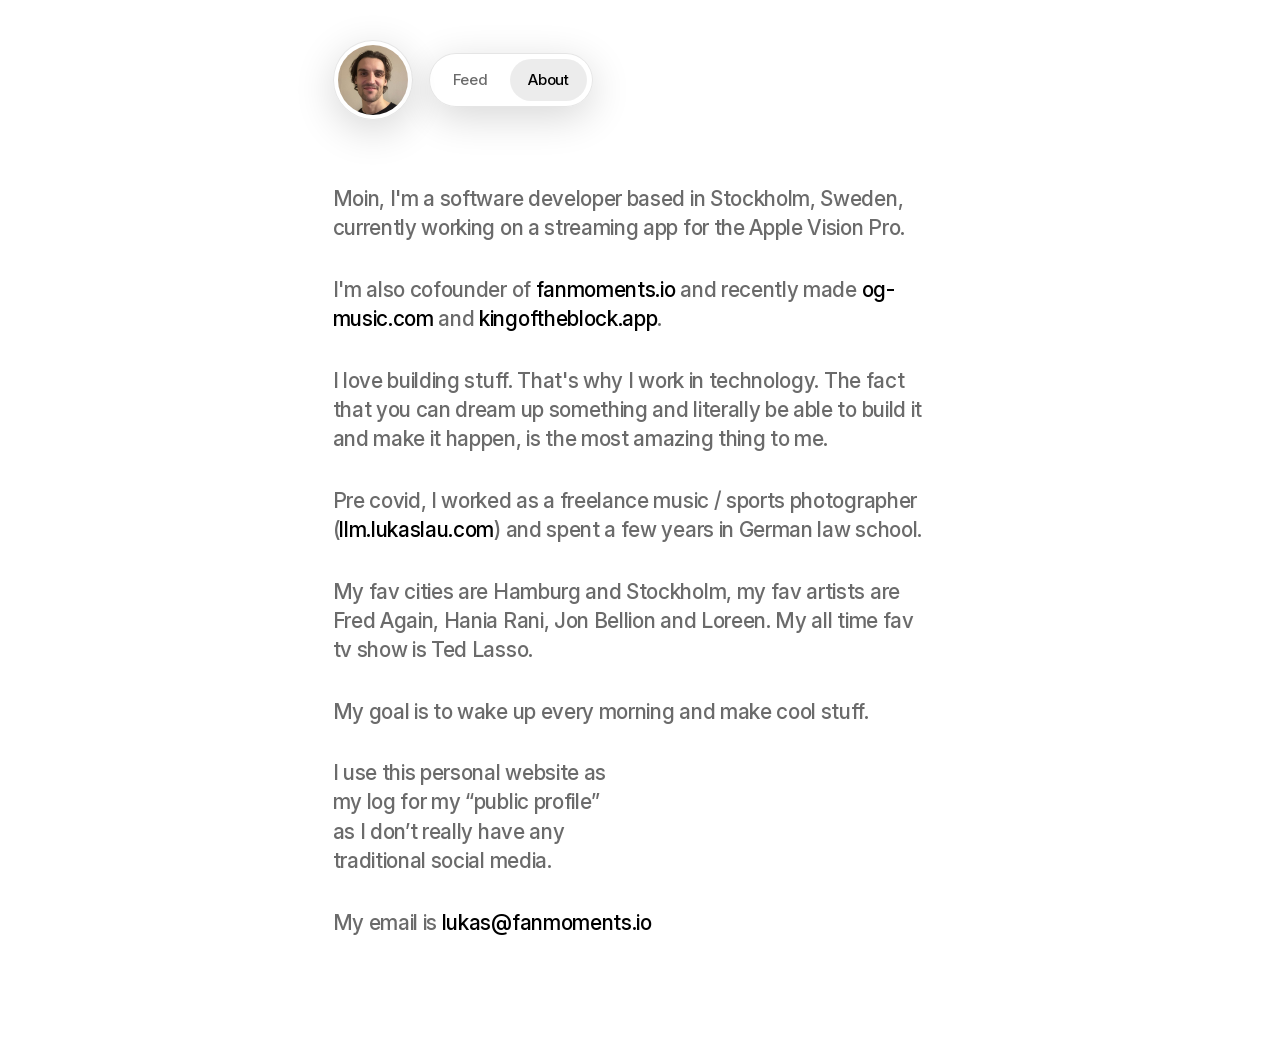
<file: about/index.html>
<!doctype html>
<html lang="en">
<head>
  <meta charset="utf-8">
  <meta name="viewport" content="width=device-width, initial-scale=1">
  <title>About — Lukas Lau</title>
  <meta name="description" content="Status updates from Lukas Lau. Inspired by early Twitter: short posts, no photos, all imagination.">
  <meta property="og:title" content="Lukas the dude">
  <meta property="og:description" content="dude.">
  <meta property="og:type" content="music.song">
  <meta property="og:audio" content="https://lukaslau.com/assets/click.mp3">
  <meta property="og:image" content="https://lukaslau.com/assets/og.png">
  <meta property="og:url" content="https://lukaslau.com/about/">
  <meta name="twitter:card" content="summary_large_image">
  <link rel="icon" type="image/png" href="../assets/favicon.png">
  <link rel="preload" href="../assets/fonts/inter-latin.woff2" as="font" type="font/woff2" crossorigin>
  <link rel="stylesheet" href="../assets/style.css">
  <link rel="prefetch" href="../">
</head>
<body>
  <header class="site-header">
    <button class="avatar" type="button" data-sound="../assets/click.mp3" aria-label="Lukas Lau">
      <img src="../assets/avatar.jpg" alt="Lukas Lau" width="100" height="100">
    </button>
    <nav class="site-nav">
      <a href="../">Feed</a>
      <a href="./" aria-current="page"><span class="nav-pill"></span>About</a>
    </nav>
  </header>

  <main class="about">
    <p>Moin, I'm a software developer based in Stockholm, Sweden, currently working on a streaming app for the Apple Vision Pro.</p>
    <p>I'm also cofounder of <a href="https://fanmoments.io" target="_blank" rel="noopener">fanmoments.io</a> and recently made <a href="https://og-music.com" target="_blank" rel="noopener">og-music.com</a> and <a href="https://kingoftheblock.app" target="_blank" rel="noopener">kingoftheblock.app</a>.</p>
    <p>I love building stuff. That's why I work in technology. The fact that you can dream up something and literally be able to build it and make it happen, is the most amazing thing to me.</p>
    <p>Pre covid, I worked as a freelance music / sports photographer (<a href="http://llm.lukaslau.com" target="_blank" rel="noopener">llm.lukaslau.com</a>) and spent a few years in German law school.</p>
    <p>My fav cities are Hamburg and Stockholm, my fav artists are Fred Again, Hania Rani, Jon Bellion and Loreen. My all time fav tv show is Ted Lasso.</p>
    <p>My goal is to wake up every morning and make cool stuff.</p>
    <p>I use this personal website as<br>my log for my “public profile”<br>as I don’t really have any<br>traditional social media.</p>
    <p>My email is <a href="mailto:lukas@fanmoments.io">lukas@fanmoments.io</a></p>
  </main>

  <script src="../assets/main.js"></script>
</body>
</html>
</file>
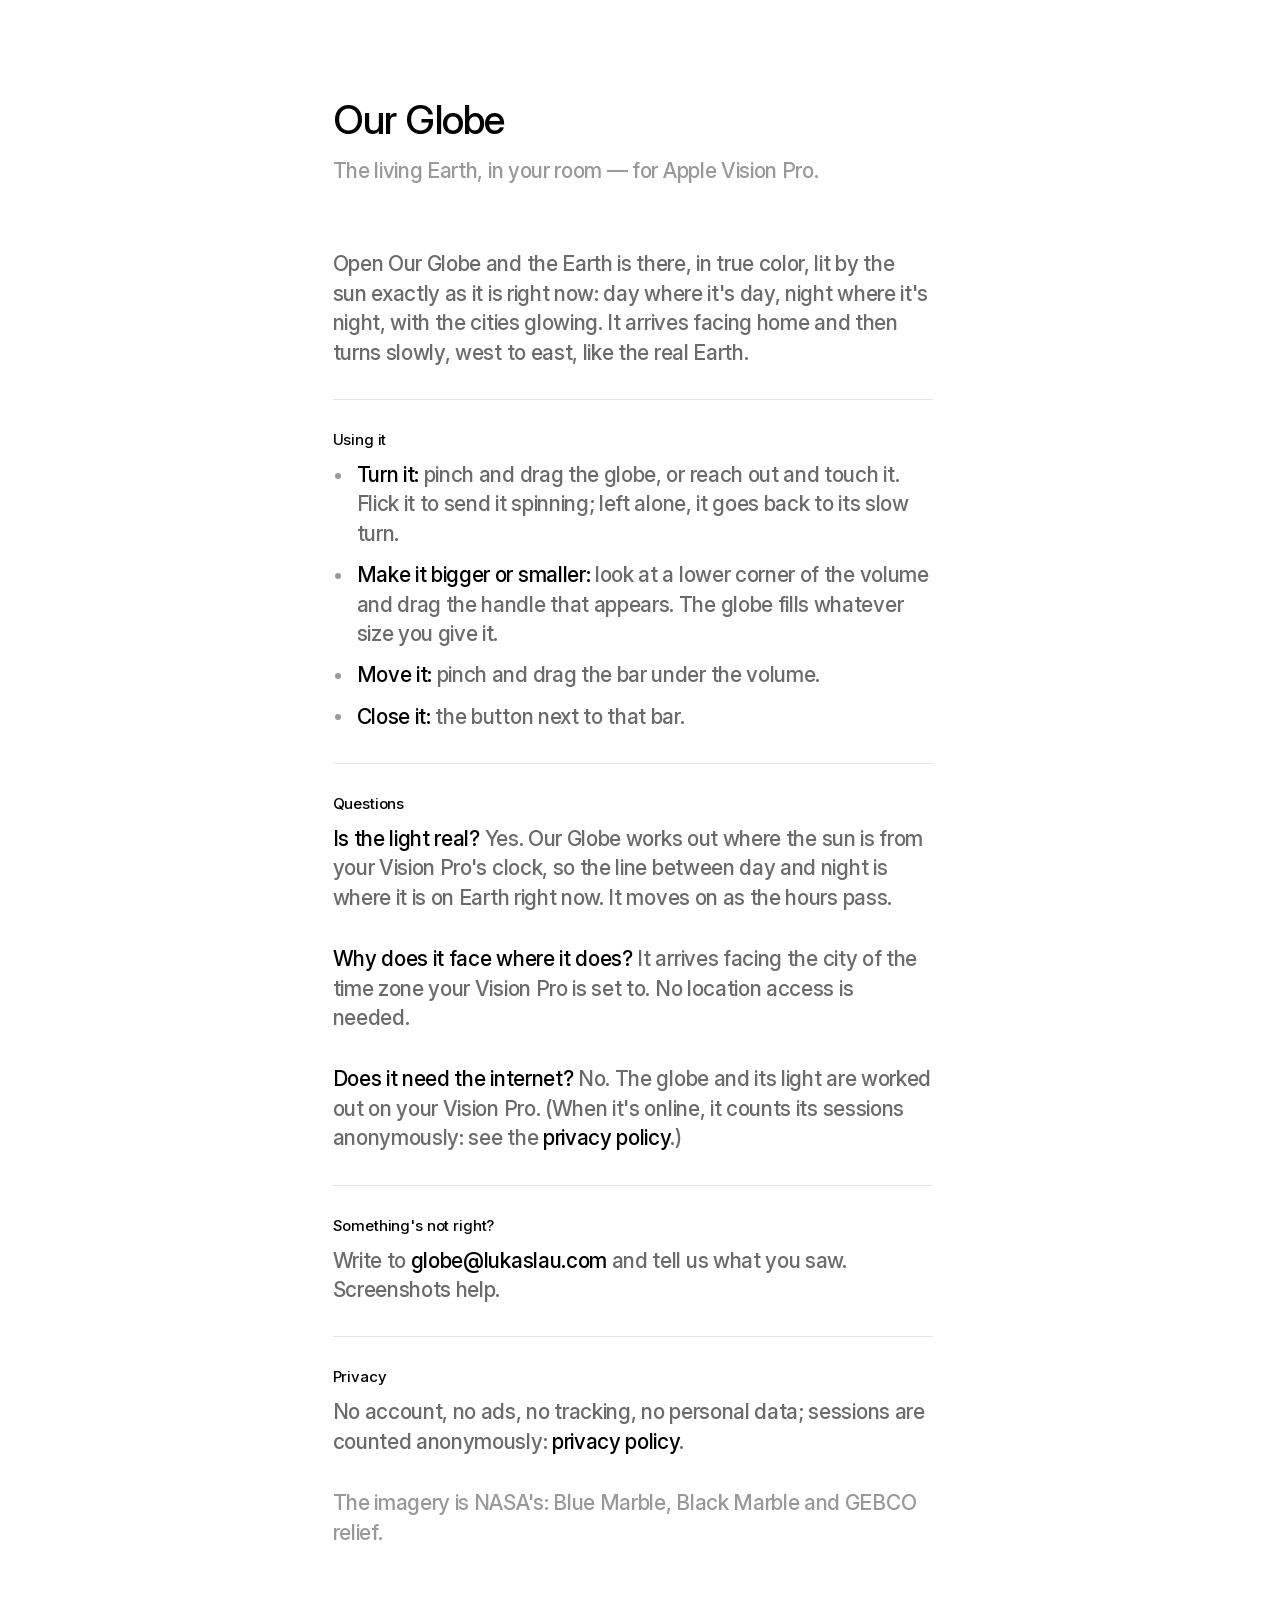
<file: ourglobe/index.html>
<!doctype html>
<html lang="en">
<head>
<meta charset="utf-8">
<meta name="viewport" content="width=device-width, initial-scale=1">
<title>Our Globe — Support</title>
<meta name="description" content="Our Globe: the living Earth, in your room. For Apple Vision Pro.">
<link rel="preload" href="../assets/fonts/inter-latin.woff2" as="font" type="font/woff2" crossorigin>
<link rel="stylesheet" href="../assets/style.css">
</head>
<body>
<main class="doc">
<h1>Our Globe</h1>
<p class="muted">The living Earth, in your room — for Apple Vision Pro.</p>

<p>Open Our Globe and the Earth is there, in true color, lit by the sun exactly as it is right now: day where it's
day, night where it's night, with the cities glowing. It arrives facing home and then turns slowly, west to east, like
the real Earth.</p>

<h2>Using it</h2>
<ul>
  <li><strong>Turn it:</strong> pinch and drag the globe, or reach out and touch it. Flick it to send it spinning;
      left alone, it goes back to its slow turn.</li>
  <li><strong>Make it bigger or smaller:</strong> look at a lower corner of the volume and drag the handle that
      appears. The globe fills whatever size you give it.</li>
  <li><strong>Move it:</strong> pinch and drag the bar under the volume.</li>
  <li><strong>Close it:</strong> the button next to that bar.</li>
</ul>

<h2>Questions</h2>
<p><strong>Is the light real?</strong> Yes. Our Globe works out where the sun is from your Vision Pro's clock, so the
line between day and night is where it is on Earth right now. It moves on as the hours pass.</p>
<p><strong>Why does it face where it does?</strong> It arrives facing the city of the time zone your Vision Pro is set
to. No location access is needed.</p>
<p><strong>Does it need the internet?</strong> No. The globe and its light are worked out on your Vision Pro. (When it's online, it counts its sessions anonymously: see the <a href="privacy/">privacy policy</a>.)</p>

<h2>Something's not right?</h2>
<p>Write to <a href="mailto:globe@lukaslau.com">globe@lukaslau.com</a> and tell us what you saw. Screenshots help.</p>

<h2>Privacy</h2>
<p>No account, no ads, no tracking, no personal data; sessions are counted anonymously: <a href="privacy/">privacy policy</a>.</p>

<p class="muted">The imagery is NASA's: Blue Marble, Black Marble and GEBCO relief.</p>
</main>
</body>
</html>
</file>
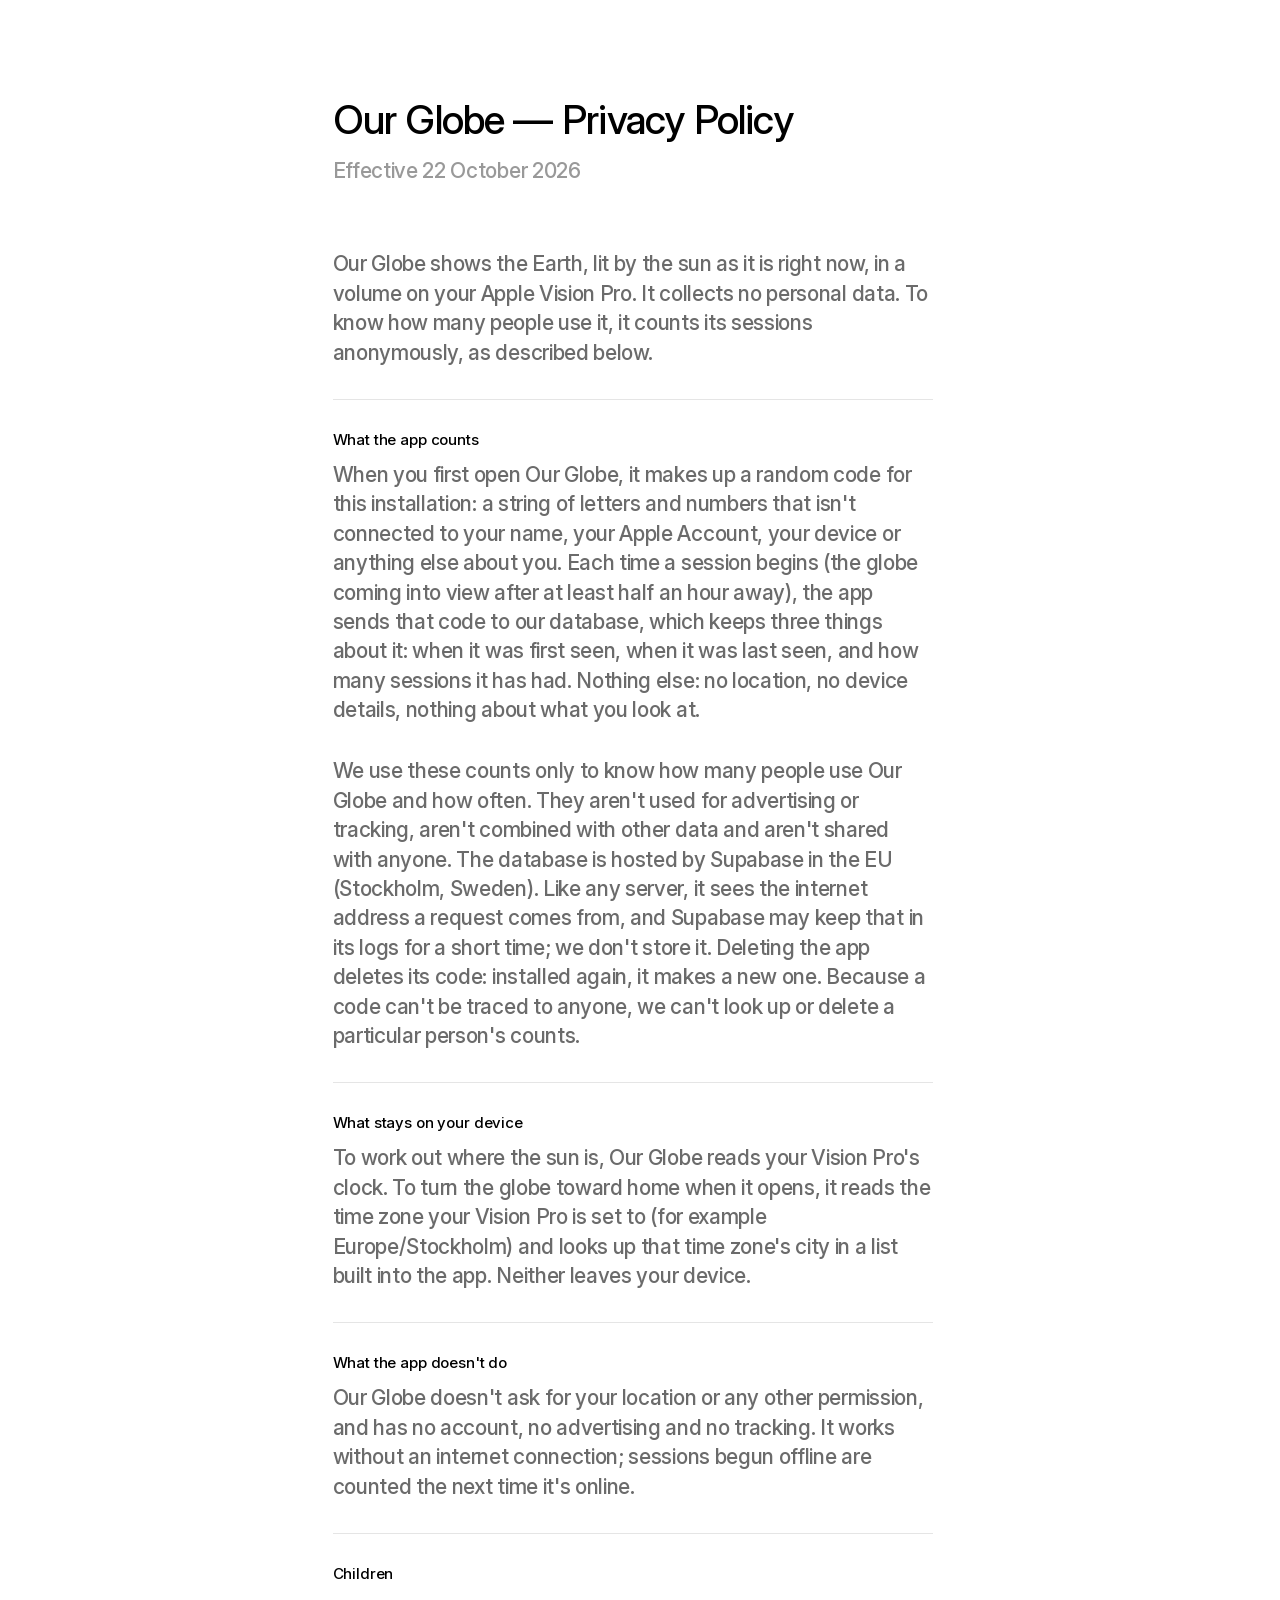
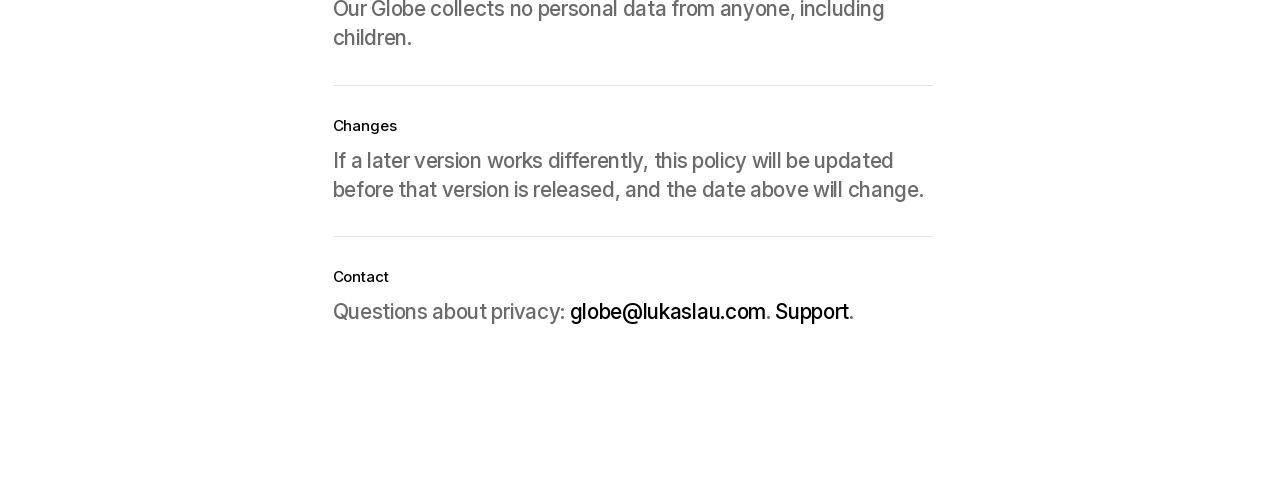
<file: ourglobe/privacy/index.html>
<!doctype html>
<html lang="en">
<head>
<meta charset="utf-8">
<meta name="viewport" content="width=device-width, initial-scale=1">
<title>Our Globe — Privacy Policy</title>
<meta name="description" content="Our Globe collects no personal data; it counts its sessions anonymously.">
<link rel="preload" href="../../assets/fonts/inter-latin.woff2" as="font" type="font/woff2" crossorigin>
<link rel="stylesheet" href="../../assets/style.css">
</head>
<body>
<main class="doc">
<h1>Our Globe — Privacy Policy</h1>
<p class="muted">Effective 22 October 2026</p>

<p>Our Globe shows the Earth, lit by the sun as it is right now, in a volume on your Apple Vision Pro. It collects no
personal data. To know how many people use it, it counts its sessions anonymously, as described below.</p>

<h2>What the app counts</h2>
<p>When you first open Our Globe, it makes up a random code for this installation: a string of letters and numbers that
isn't connected to your name, your Apple Account, your device or anything else about you. Each time a session begins
(the globe coming into view after at least half an hour away), the app sends that code to our database, which keeps
three things about it: when it was first seen, when it was last seen, and how many sessions it has had. Nothing else:
no location, no device details, nothing about what you look at.</p>
<p>We use these counts only to know how many people use Our Globe and how often. They aren't used for advertising or
tracking, aren't combined with other data and aren't shared with anyone. The database is hosted by Supabase in the EU
(Stockholm, Sweden). Like any server, it sees the internet address a request comes from, and Supabase may keep that in
its logs for a short time; we don't store it. Deleting the app deletes its code: installed again, it makes a new one.
Because a code can't be traced to anyone, we can't look up or delete a particular person's counts.</p>

<h2>What stays on your device</h2>
<p>To work out where the sun is, Our Globe reads your Vision Pro's clock. To turn the globe toward home when it opens,
it reads the time zone your Vision Pro is set to (for example Europe/Stockholm) and looks up that time zone's city in
a list built into the app. Neither leaves your device.</p>

<h2>What the app doesn't do</h2>
<p>Our Globe doesn't ask for your location or any other permission, and has no account, no advertising and no
tracking. It works without an internet connection; sessions begun offline are counted the next time it's online.</p>

<h2>Children</h2>
<p>Our Globe collects no personal data from anyone, including children.</p>

<h2>Changes</h2>
<p>If a later version works differently, this policy will be updated before that version is released, and the date
above will change.</p>

<h2>Contact</h2>
<p>Questions about privacy: <a href="mailto:globe@lukaslau.com">globe@lukaslau.com</a>. <a href="../">Support</a>.</p>
</main>
</body>
</html>
</file>
<file: assets/style.css>
/* lukaslau.com — in the OG family's look (see DESIGN.md) */

/* Inter, self-hosted (variable, weights 100-900, optical sizes) */
@font-face {
  font-family: "Inter";
  font-style: normal;
  font-weight: 100 900;
  font-display: swap;
  src: url("fonts/inter-latin.woff2") format("woff2");
  unicode-range: U+0000-00FF, U+0131, U+0152-0153, U+02BB-02BC, U+02C6, U+02DA, U+02DC, U+0304, U+0308, U+0329, U+2000-206F, U+20AC, U+2122, U+2191, U+2193, U+2212, U+2215, U+FEFF, U+FFFD;
}

@font-face {
  font-family: "Inter";
  font-style: normal;
  font-weight: 100 900;
  font-display: swap;
  src: url("fonts/inter-latin-ext.woff2") format("woff2");
  unicode-range: U+0100-02BA, U+02BD-02C5, U+02C7-02CC, U+02CE-02D7, U+02DD-02FF, U+0304, U+0308, U+0329, U+1D00-1DBF, U+1E00-1E9F, U+1EF2-1EFF, U+2020, U+20A0-20AB, U+20AD-20C4, U+2113, U+2C60-2C7F, U+A720-A7FF;
}

/* OG's black by night, white by day, as the device is set (values from the
   apps' shared Theme.swift) */
:root {
  color-scheme: dark light;

  --bg: #000;
  --text: #fff;
  --secondary: rgba(255, 255, 255, 0.6);
  --tertiary: rgba(255, 255, 255, 0.38);
  --hairline: rgba(255, 255, 255, 0.08);
  --underline: rgba(255, 255, 255, 0.5);
  --hover: rgba(255, 255, 255, 0.06);
  --selected: rgba(255, 255, 255, 0.11);
  --glass: rgba(20, 20, 20, 0.72);
  --shadow: rgba(0, 0, 0, 0.7);
  --focus: rgba(255, 255, 255, 0.6);

  /* Motion: quick easeOut(0.12), page smooth(0.32), spring (0.35, 0.85) */
  --quick: 0.12s cubic-bezier(0, 0, 0.58, 1);
  --page: 0.32s cubic-bezier(0.25, 0.1, 0.25, 1);
  --spring: 0.35s cubic-bezier(0.3, 1.25, 0.6, 1);

  /* Type and column, measured from felixhaas.io (Geist there, Inter here):
     everything at 500; body 21/1.4, 18 on phones (24 and 21 there), display 40/1.2, small 15 */
  --font: "Inter", -apple-system, BlinkMacSystemFont, "Helvetica Neue", Arial, sans-serif;
  --body: 21px;
  --body-lh: 1.4;
  --body-ls: -0.015em;
  --display: 40px;
  --display-lh: 1.2;
  --display-ls: -0.02em;
  --small: 15px;
  --small-lh: 22px;
  --small-ls: -0.01em;
  --gap: 32px;
  --column: min(600px, calc(100% - 72px));
}

@media (prefers-color-scheme: light) {
  :root {
    --bg: #fff;
    --text: #000;
    --secondary: #6b6b6b;
    --tertiary: #999;
    --hairline: rgba(0, 0, 0, 0.1);
    --underline: rgba(0, 0, 0, 0.5);
    --hover: rgba(0, 0, 0, 0.06);
    --selected: rgba(0, 0, 0, 0.075);
    --glass: rgba(255, 255, 255, 0.72);
    --shadow: rgba(0, 0, 0, 0.16);
    --focus: rgba(0, 0, 0, 0.6);
  }
}

@media (max-width: 539px) {
  :root {
    --body: 18px;
    --display: 30px;
    --gap: 24px;
  }
}

* {
  margin: 0;
  padding: 0;
  box-sizing: border-box;
}

html,
body {
  background: var(--bg);
}

/* Same centre on every page, whether or not it scrolls */
html {
  scrollbar-gutter: stable;
}

body {
  font-family: var(--font);
  font-weight: 500;
  font-optical-sizing: auto;
  color: var(--text);
  -webkit-font-smoothing: antialiased;
  -moz-osx-font-smoothing: grayscale;
  text-rendering: optimizeLegibility;
  -webkit-tap-highlight-color: transparent;
}

::selection {
  background: var(--selected);
  color: var(--text);
}

a:focus-visible,
button:focus-visible {
  outline: 2px solid var(--focus);
  outline-offset: 3px;
}

/* Header: avatar + pill nav in OG's capsules, on the text column's left edge;
   it scrolls away with everything else */

.site-header {
  view-transition-name: site-header;
  width: var(--column);
  margin: 0 auto;
  padding-top: 40px;
  display: flex;
  flex-direction: row;
  justify-content: flex-start;
  align-items: center;
  gap: 16px;
}

.avatar,
.site-nav {
  background: var(--glass);
  -webkit-backdrop-filter: blur(24px) saturate(160%);
  backdrop-filter: blur(24px) saturate(160%);
  border: 1px solid var(--hairline);
  border-radius: 100px;
  box-shadow: 0 10px 40px var(--shadow);
}

.avatar {
  width: 80px;
  height: 80px;
  padding: 4px;
  cursor: pointer;
  flex-shrink: 0;
  display: block;
  transition: transform var(--spring);
}

.avatar img {
  width: 100%;
  height: 100%;
  border-radius: 100px;
  display: block;
  object-fit: cover;
}

.site-nav {
  display: flex;
  flex-direction: row;
  gap: 4px;
  padding: 5px;
}

.site-nav a {
  position: relative;
  display: block;
  padding: 10px 18px;
  border-radius: 100px;
  font-size: var(--small);
  line-height: var(--small-lh);
  font-weight: 500;
  letter-spacing: var(--small-ls);
  color: var(--secondary);
  text-decoration: none;
  transition: color var(--quick), background-color var(--quick), opacity var(--quick), transform var(--spring);
}

.site-nav a:hover {
  color: var(--text);
  background: var(--hover);
}

.site-nav a[aria-current="page"] {
  color: var(--text);
  background: none;
}

/* The current page's pill, its own element so it can slide between tabs */
.nav-pill {
  view-transition-name: nav-pill;
  position: absolute;
  inset: 0;
  z-index: -1;
  border-radius: 100px;
  background: var(--selected);
}

/* Press: feedback the moment the finger lands, spring back on release */
.avatar:active {
  transform: scale(0.95);
  transition: transform var(--quick);
}

.site-nav a:active {
  transform: scale(0.97);
  opacity: 0.7;
  transition: transform var(--quick), opacity var(--quick);
}

/* Feed */

.feed {
  width: var(--column);
  margin: 0 auto 200px;
  padding-top: 64px;
}

.post {
  padding: var(--gap) 0;
  border-bottom: 1px solid var(--hairline);
  color: var(--secondary);
  font-size: var(--body);
  line-height: var(--body-lh);
  letter-spacing: var(--body-ls);
}

.post p {
  margin-bottom: 12px;
  overflow-wrap: break-word;
}

.post time {
  display: block;
  font-size: var(--small);
  line-height: var(--small-lh);
  letter-spacing: var(--small-ls);
  color: var(--tertiary);
}

.post--latest {
  padding-top: 0;
  color: var(--text);
}

.pin-label {
  margin-bottom: 12px;
}

.pin-label svg {
  width: 17px;
  height: 17px;
  fill: var(--tertiary);
  display: block;
}

/* About */

.about {
  width: var(--column);
  margin: 0 auto 120px;
  padding-top: 64px;
  color: var(--secondary);
  font-size: var(--body);
  line-height: var(--body-lh);
  letter-spacing: var(--body-ls);
}

.about p {
  margin-bottom: var(--gap);
  overflow-wrap: break-word;
}

/* Links in text: white on the grey (the feed's take the post's colour);
   the underline shows on hover */

.about a,
.doc a {
  color: var(--text);
}

.post a {
  color: inherit;
}

.post a,
.about a,
.doc a {
  text-decoration: underline;
  text-decoration-color: transparent;
  text-decoration-thickness: 1px;
  text-underline-offset: 4px;
  transition: text-decoration-color var(--quick);
}

.post a:hover,
.about a:hover,
.doc a:hover {
  text-decoration-color: var(--underline);
}

/* Plain document pages (Our Globe support and privacy): same black
   page and type, one readable column */

.doc {
  width: var(--column);
  margin: 0 auto;
  padding: 96px 0 120px;
  color: var(--secondary);
  font-size: var(--body);
  line-height: var(--body-lh);
  letter-spacing: var(--body-ls);
}

.doc h1 {
  color: var(--text);
  font-size: var(--display);
  line-height: var(--display-lh);
  font-weight: 500;
  letter-spacing: var(--display-ls);
  margin-bottom: 12px;
}

.doc h1 + .muted {
  margin-bottom: 64px;
}

/* Section heads: small labels, as on felixhaas.io */
.doc h2 {
  color: var(--text);
  font-size: var(--small);
  line-height: 16px;
  font-weight: 500;
  letter-spacing: var(--small-ls);
  margin: 32px 0 12px;
  padding-top: 32px;
  border-top: 1px solid var(--hairline);
}

.doc p,
.doc ul {
  margin-bottom: var(--gap);
}

.doc ul {
  list-style: none;
}

.doc li {
  position: relative;
  padding-left: 24px;
  margin-bottom: 12px;
}

.doc li::before {
  content: "";
  position: absolute;
  left: 2px;
  top: 0.6em;
  width: 6px;
  height: 6px;
  border-radius: 6px;
  background: var(--tertiary);
}

.doc strong {
  color: var(--text);
  font-weight: 500;
}

.doc .muted {
  color: var(--tertiary);
}

/* Calm arrival: the page settles in, nothing bounces */

.feed,
.about,
.doc {
  animation: settle var(--page) both;
}

@keyframes settle {
  from {
    opacity: 0;
    transform: translateY(8px);
  }
}

/* Moving between pages: the page crossfades, the header stays put and the
   pill slides to the other tab on OG's spring. Browsers without this just
   load the next page and its column settles in as above. */
@media (prefers-reduced-motion: no-preference) {
  @view-transition {
    navigation: auto;
  }
}

::view-transition-old(*),
::view-transition-new(*) {
  animation-duration: 0.24s;
}

::view-transition-group(nav-pill) {
  animation-duration: 0.35s;
  animation-timing-function: cubic-bezier(0.3, 1.25, 0.6, 1);
}

@media (prefers-reduced-motion: reduce) {
  *,
  *::before,
  *::after {
    animation: none !important;
    transition: none !important;
  }
}

/* Phones: sizes come from the 539px tokens above */
@media (max-width: 539px) {
  .site-header {
    gap: 12px;
  }

  .doc {
    padding-top: 64px;
  }

  .doc h2 {
    margin-top: 24px;
    padding-top: 24px;
  }

  .doc h1 + .muted {
    margin-bottom: 48px;
  }
}
</file>
